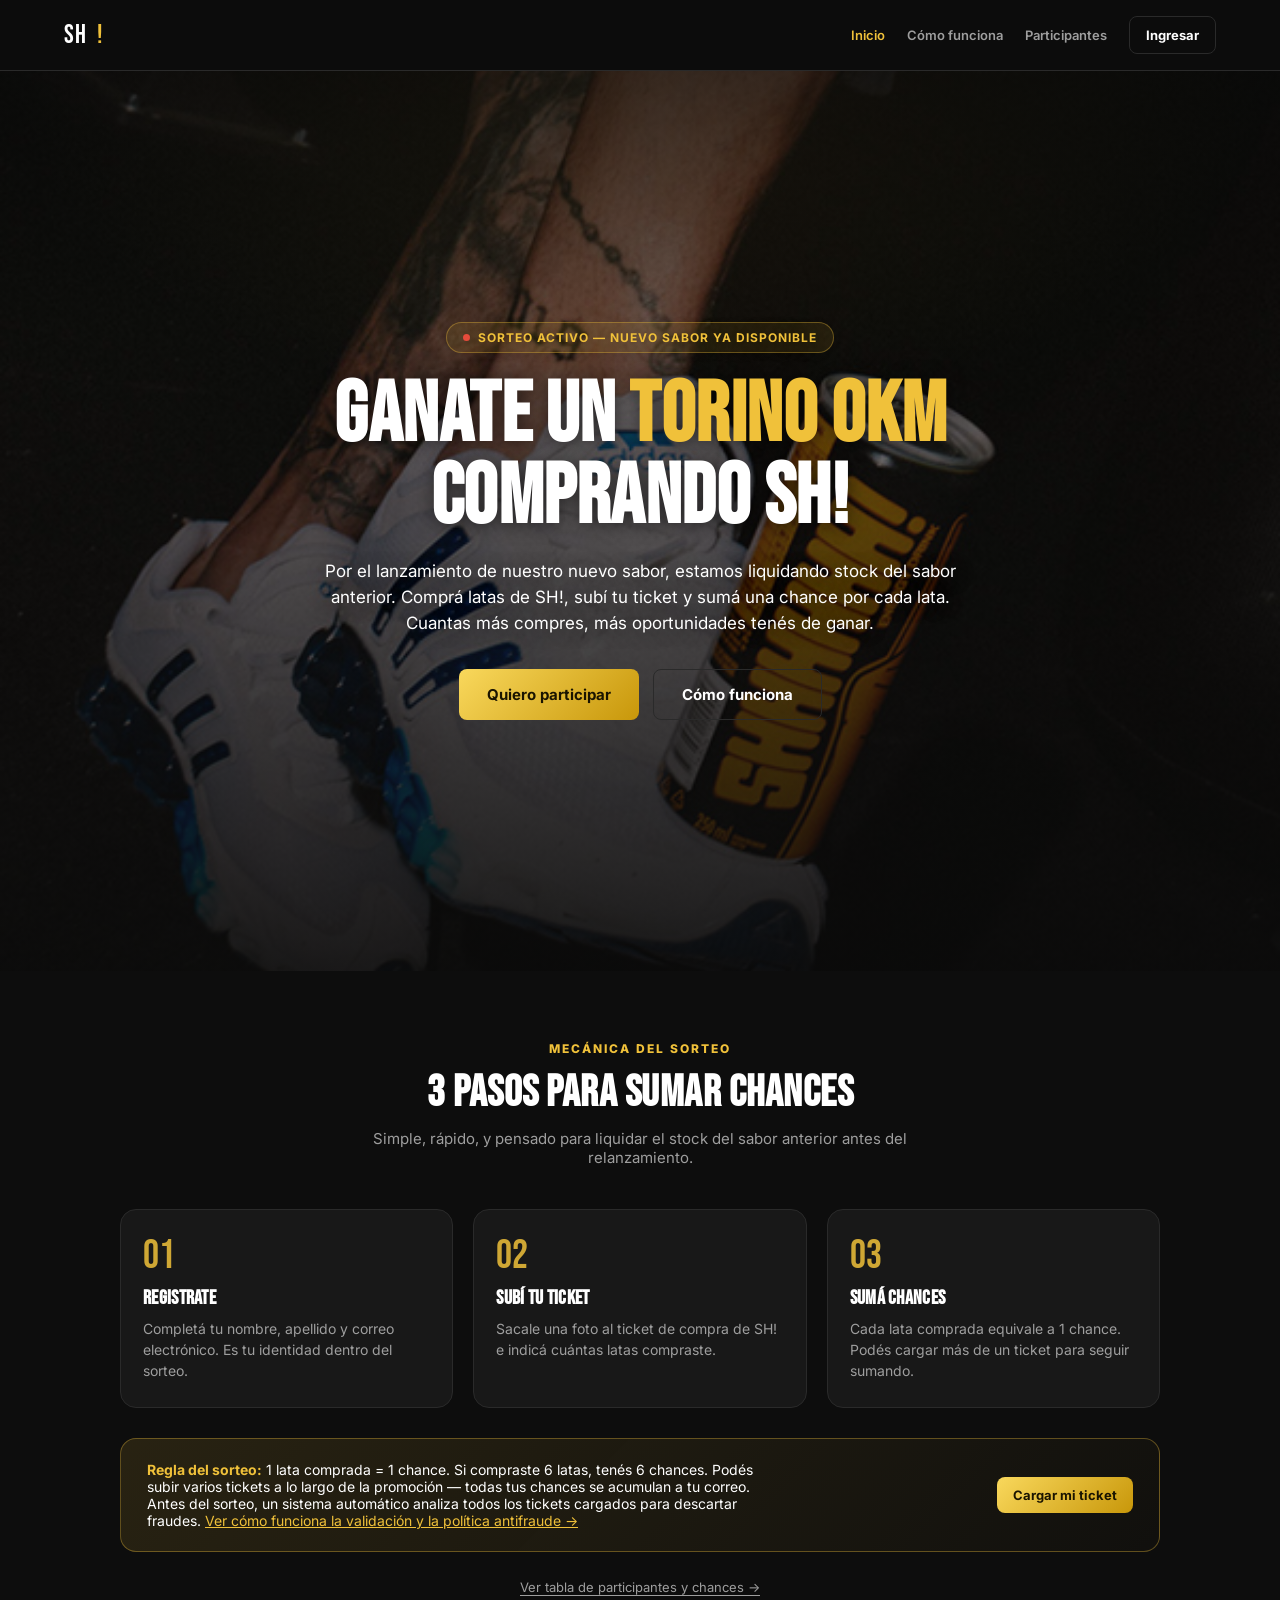
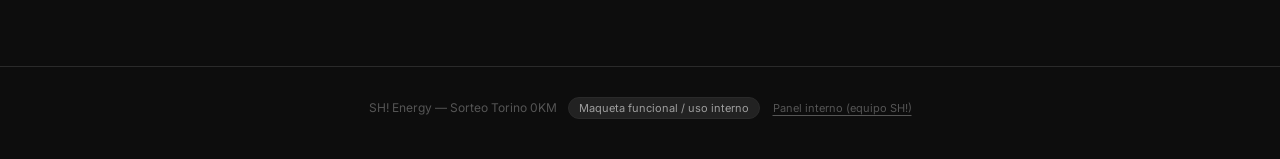
<file: APP/index.html>
<!DOCTYPE html>
<html lang="es-AR">
<head>
<meta charset="UTF-8" />
<meta name="viewport" content="width=device-width, initial-scale=1.0" />
<title>SH! Energy — Sorteo Torino 0KM</title>
<link rel="preconnect" href="https://fonts.googleapis.com" />
<link rel="preconnect" href="https://fonts.gstatic.com" crossorigin />
<link href="https://fonts.googleapis.com/css2?family=Inter:wght@300;400;500;600;700;800;900&family=Bebas+Neue&display=swap" rel="stylesheet" />
<link rel="stylesheet" href="style.css" />
</head>
<body>

<header class="topbar">
  <div class="brand">SH<span class="dot">!</span></div>
  <nav class="nav-links">
    <a class="nav-link active" href="index.html">Inicio</a>
    <a class="nav-link" href="como-funciona.html">Cómo funciona</a>
    <a class="nav-link" href="participantes.html">Participantes</a>
    <button class="btn btn-ghost btn-sm" id="btn-lookup">Ingresar</button>
  </nav>
</header>

<!-- ============ HERO ============ -->
<section class="hero">
  <video class="hero-video-bg" src="assets/HEROVIDEO.mp4" poster="assets/hero-sh.jpg" autoplay muted loop playsinline aria-hidden="true"></video>
  <div class="hero-video-overlay"></div>

  <div class="hero-content">
    <div class="pill"><span class="live-dot"></span> Sorteo activo — nuevo sabor ya disponible</div>
    <h1>GANATE UN <span class="gold">TORINO 0KM</span><br/>COMPRANDO SH!</h1>
    <p class="hero-sub">
      Por el lanzamiento de nuestro nuevo sabor, estamos liquidando stock del sabor anterior.
      Comprá latas de SH!, subí tu ticket y sumá una chance por cada lata. Cuantas más
      compres, más oportunidades tenés de ganar.
    </p>
    <div class="hero-cta-row">
      <button class="btn btn-primary" id="btn-cta-start">Quiero participar</button>
      <button class="btn btn-ghost" id="btn-cta-how">Cómo funciona</button>
    </div>
  </div>
</section>

<!-- ============ CÓMO FUNCIONA ============ -->
<section class="section" id="como-funciona">
  <div class="section-kicker">Mecánica del sorteo</div>
  <h2 class="section-title">3 pasos para sumar chances</h2>
  <p class="section-sub">Simple, rápido, y pensado para liquidar el stock del sabor anterior antes del relanzamiento.</p>

  <div class="steps-grid">
    <div class="step-card">
      <div class="step-num">01</div>
      <h3>Registrate</h3>
      <p>Completá tu nombre, apellido y correo electrónico. Es tu identidad dentro del sorteo.</p>
    </div>
    <div class="step-card">
      <div class="step-num">02</div>
      <h3>Subí tu ticket</h3>
      <p>Sacale una foto al ticket de compra de SH! e indicá cuántas latas compraste.</p>
    </div>
    <div class="step-card">
      <div class="step-num">03</div>
      <h3>Sumá chances</h3>
      <p>Cada lata comprada equivale a 1 chance. Podés cargar más de un ticket para seguir sumando.</p>
    </div>
  </div>

  <div class="chance-banner">
    <div class="cb-text">
      <b>Regla del sorteo:</b> 1 lata comprada = 1 chance. Si compraste 6 latas, tenés 6 chances.
      Podés subir varios tickets a lo largo de la promoción — todas tus chances se acumulan a tu correo.
      Antes del sorteo, un sistema automático analiza todos los tickets cargados para descartar fraudes.
      <a href="como-funciona.html" style="color: var(--gold);">Ver cómo funciona la validación y la política antifraude →</a>
    </div>
    <button class="btn btn-primary btn-sm" id="btn-cta-banner">Cargar mi ticket</button>
  </div>
  <div style="text-align:center; margin-top:24px;">
    <a href="participantes.html" class="link-btn">Ver tabla de participantes y chances →</a>
  </div>
</section>

<!-- ============ WIZARD ============ -->
<section class="wizard-wrap hidden" id="wizard-section">
  <div class="wizard-card">

    <div class="progress-track">
      <div class="progress-seg active" data-seg="1"></div>
      <div class="progress-seg" data-seg="2"></div>
      <div class="progress-seg" data-seg="3"></div>
      <div class="progress-seg" data-seg="4"></div>
    </div>

    <!-- Paso 1: datos -->
    <form id="step-1" class="wizard-step">
      <div class="wizard-step-label">Paso 1 de 4</div>
      <h2 class="wizard-title">Tus datos</h2>
      <p class="wizard-desc">Los vamos a usar para identificarte en el sorteo y avisarte si sos el ganador o ganadora.</p>

      <div class="field-row">
        <div class="field" id="field-nombre">
          <label for="inp-nombre">Nombre</label>
          <input type="text" id="inp-nombre" placeholder="Ej: Valentina" autocomplete="given-name" />
          <div class="field-error">Ingresá tu nombre.</div>
        </div>
        <div class="field" id="field-apellido">
          <label for="inp-apellido">Apellido</label>
          <input type="text" id="inp-apellido" placeholder="Ej: Gómez" autocomplete="family-name" />
          <div class="field-error">Ingresá tu apellido.</div>
        </div>
      </div>

      <div class="field" id="field-email">
        <label for="inp-email">Correo electrónico</label>
        <input type="email" id="inp-email" placeholder="tu@email.com" autocomplete="email" />
        <div class="field-error">Ingresá un correo electrónico válido.</div>
      </div>

      <div class="wizard-actions">
        <button type="submit" class="btn btn-primary btn-block">Continuar</button>
      </div>
    </form>

    <!-- Paso 2: ticket -->
    <form id="step-2" class="wizard-step hidden">
      <div class="wizard-step-label">Paso 2 de 4</div>
      <h2 class="wizard-title">Tu ticket de compra</h2>
      <p class="wizard-desc">Subí una foto legible del ticket y contanos cuántas latas de SH! compraste en esa compra.</p>

      <div class="field" id="field-foto">
        <label>Foto del ticket</label>
        <label class="upload-box" id="upload-box">
          <input type="file" id="inp-foto" accept="image/*" />
          <div class="upload-icon">📎</div>
          <div class="upload-text"><b>Hacé clic</b> o arrastrá una imagen del ticket</div>
        </label>
        <div class="upload-preview hidden" id="upload-preview">
          <img id="upload-preview-img" alt="Ticket subido" />
          <div class="upf-name" id="upload-preview-name"></div>
          <button type="button" class="upf-remove" id="upload-remove">✕</button>
        </div>
        <div class="field-error">Subí una foto del ticket para continuar.</div>
      </div>

      <div class="field" id="field-latas">
        <label for="inp-latas">¿Cuántas latas compraste?</label>
        <div class="qty-control">
          <button type="button" class="qty-btn" id="qty-minus">−</button>
          <input type="number" id="inp-latas" min="1" step="1" value="1" />
          <button type="button" class="qty-btn" id="qty-plus">+</button>
        </div>
        <div class="field-error">Ingresá una cantidad válida (mínimo 1).</div>
      </div>

      <div class="live-chance">
        <div class="lc-label">Chances que sumás con este ticket</div>
        <div class="lc-value" id="live-chance-value">1</div>
      </div>

      <div class="wizard-actions">
        <button type="button" class="btn btn-ghost" id="btn-back-1">Atrás</button>
        <button type="submit" class="btn btn-primary btn-block">Continuar</button>
      </div>
    </form>

    <!-- Paso 3: guardado -->
    <div class="wizard-step hidden" id="step-2b">
      <div class="wizard-step-label">Paso 3 de 4</div>
      <h2 class="wizard-title">Guardando tu ticket</h2>
      <p class="wizard-desc">El análisis y la validación de los tickets se hacen antes del sorteo, sobre el total de participaciones cargadas — por ahora solo guardamos tu ticket y tus chances quedan provisorias.</p>
      <div class="validating-wrap">
        <div class="spinner"></div>
        <div class="validating-steps">
          <div class="vstep" data-vstep="1"><span class="vs-dot">1</span> Guardando la foto del ticket</div>
          <div class="vstep" data-vstep="2"><span class="vs-dot">2</span> Registrando la cantidad de latas</div>
          <div class="vstep" data-vstep="3"><span class="vs-dot">3</span> Sumando chances provisorias</div>
        </div>
      </div>
    </div>

    <!-- Paso 4: confirmación -->
    <div class="wizard-step hidden" id="step-3">
      <div class="wizard-step-label">Paso 4 de 4</div>
      <div class="success-wrap">
        <div class="success-icon">🎉</div>
        <h2 class="wizard-title">¡Listo, ya estás participando!</h2>
        <p class="wizard-desc" id="step3-desc">Guardamos tu ticket y sumamos tus chances para el sorteo del Torino 0KM.</p>

        <div class="chance-big" id="chance-big-value">1</div>
        <div class="chance-big-label">chances provisorias acumuladas</div>

        <div class="summary-box" id="summary-box"></div>

        <div class="wizard-actions">
          <button class="btn btn-ghost btn-block" id="btn-add-another">Cargar otro ticket</button>
          <button class="btn btn-primary btn-block" id="btn-finish">Listo</button>
        </div>
        <p class="terms-line">
          Demo funcional para revisión interna del equipo SH!. En producción, el análisis de tickets
          (legibilidad, duplicados, antifraude) se ejecuta antes del sorteo sobre el total de participaciones
          cargadas, no al momento de subir cada ticket.
        </p>
      </div>
    </div>

  </div>
</section>

<!-- ============ LOOKUP MODAL ============ -->
<div class="modal-overlay hidden" id="lookup-modal">
  <div class="modal-box">
    <h2 class="wizard-title">Ingresar</h2>
    <p class="wizard-desc">Ingresá el correo con el que te registraste para ver tus chances y tu ID de participante.</p>
    <div class="field" id="field-lookup-email">
      <input type="email" id="inp-lookup-email" placeholder="tu@email.com" />
      <div class="field-error">Ingresá un correo válido.</div>
    </div>
    <button class="btn btn-primary btn-block" id="btn-lookup-search">Buscar</button>
    <div class="lookup-result" id="lookup-result"></div>
    <div class="modal-close">
      <button class="btn btn-ghost btn-sm" id="btn-lookup-close">Cerrar</button>
    </div>
  </div>
</div>

<!-- ============ TICKET PREVIEW MODAL ============ -->
<div class="modal-overlay hidden" id="ticket-preview-modal">
  <div class="modal-box">
    <img id="ticket-preview-img" alt="Ticket" />
    <div id="ticket-preview-info" class="wizard-desc" style="margin-bottom:10px;"></div>
    <div class="modal-close">
      <button class="btn btn-ghost btn-sm" id="ticket-preview-close">Cerrar</button>
    </div>
  </div>
</div>

<footer class="demo-footer">
  SH! Energy — Sorteo Torino 0KM <span class="demo-tag">Maqueta funcional / uso interno</span>
  <a class="footer-admin-link" href="admin.html">Panel interno (equipo SH!)</a>
</footer>

<script src="app.js"></script>
<script>
(function () {
  const wizardSection = document.getElementById('wizard-section');
  const step1 = document.getElementById('step-1');
  const step2 = document.getElementById('step-2');
  const step2b = document.getElementById('step-2b');
  const step3 = document.getElementById('step-3');
  const wizardSteps = [step1, step2, step2b, step3];
  const segs = document.querySelectorAll('.progress-seg');

  let draft = { nombre: '', apellido: '', email: '', latas: 1, fotoDataUrl: null, fotoNombre: null };

  function scrollToWizard() {
    wizardSection.classList.remove('hidden');
    wizardSection.scrollIntoView({ behavior: 'smooth', block: 'start' });
  }

  document.getElementById('btn-cta-start').addEventListener('click', scrollToWizard);
  document.getElementById('btn-cta-banner').addEventListener('click', scrollToWizard);
  document.getElementById('btn-cta-how').addEventListener('click', () => {
    document.getElementById('como-funciona').scrollIntoView({ behavior: 'smooth' });
  });

  function goToStep(n) {
    wizardSteps.forEach((el, i) => el.classList.toggle('hidden', i !== n - 1));
    segs.forEach((seg) => {
      const segNum = Number(seg.dataset.seg);
      seg.classList.toggle('active', segNum === n);
      seg.classList.toggle('done', segNum < n);
    });
  }

  function runValidationAnimation(onDone) {
    const vsteps = step2b.querySelectorAll('.vstep');
    vsteps.forEach((v) => v.classList.remove('active', 'done'));
    let i = 0;
    function tick() {
      if (i > 0) vsteps[i - 1].classList.remove('active');
      if (i > 0) vsteps[i - 1].classList.add('done');
      if (i >= vsteps.length) { onDone(); return; }
      vsteps[i].classList.add('active');
      i++;
      setTimeout(tick, 480);
    }
    tick();
  }

  function setFieldError(fieldId, isInvalid) {
    document.getElementById(fieldId).classList.toggle('invalid', isInvalid);
  }

  // ---- Paso 1 ----
  step1.addEventListener('submit', (e) => {
    e.preventDefault();
    const nombre = document.getElementById('inp-nombre').value;
    const apellido = document.getElementById('inp-apellido').value;
    const email = document.getElementById('inp-email').value;

    const nombreOk = nombre.trim().length > 0;
    const apellidoOk = apellido.trim().length > 0;
    const emailOk = SH.validEmail(email);

    setFieldError('field-nombre', !nombreOk);
    setFieldError('field-apellido', !apellidoOk);
    setFieldError('field-email', !emailOk);

    if (!nombreOk || !apellidoOk || !emailOk) return;

    draft.nombre = nombre;
    draft.apellido = apellido;
    draft.email = email;
    goToStep(2);
  });

  // ---- Paso 2 ----
  const inpFoto = document.getElementById('inp-foto');
  const uploadBox = document.getElementById('upload-box');
  const uploadPreview = document.getElementById('upload-preview');
  const uploadPreviewImg = document.getElementById('upload-preview-img');
  const uploadPreviewName = document.getElementById('upload-preview-name');
  const inpLatas = document.getElementById('inp-latas');
  const liveChanceValue = document.getElementById('live-chance-value');

  async function handleFoto(file) {
    if (!file) return;
    const dataUrl = await SH.fileToDataUrl(file);
    draft.fotoDataUrl = dataUrl;
    draft.fotoNombre = file.name;
    uploadPreviewImg.src = dataUrl;
    uploadPreviewName.textContent = file.name;
    uploadPreview.classList.remove('hidden');
    uploadBox.classList.add('hidden');
    setFieldError('field-foto', false);
  }

  inpFoto.addEventListener('change', (e) => handleFoto(e.target.files[0]));

  document.getElementById('upload-remove').addEventListener('click', () => {
    draft.fotoDataUrl = null;
    draft.fotoNombre = null;
    inpFoto.value = '';
    uploadPreview.classList.add('hidden');
    uploadBox.classList.remove('hidden');
  });

  function updateLiveChance() {
    const val = Math.max(1, parseInt(inpLatas.value || '1', 10) || 1);
    liveChanceValue.textContent = val;
  }
  inpLatas.addEventListener('input', updateLiveChance);
  document.getElementById('qty-minus').addEventListener('click', () => {
    inpLatas.value = Math.max(1, (parseInt(inpLatas.value || '1', 10) || 1) - 1);
    updateLiveChance();
  });
  document.getElementById('qty-plus').addEventListener('click', () => {
    inpLatas.value = Math.max(1, (parseInt(inpLatas.value || '1', 10) || 1) + 1);
    updateLiveChance();
  });

  document.getElementById('btn-back-1').addEventListener('click', () => goToStep(1));

  step2.addEventListener('submit', (e) => {
    e.preventDefault();
    const latas = parseInt(inpLatas.value || '0', 10);
    const latasOk = latas >= 1;
    const fotoOk = !!draft.fotoDataUrl;

    setFieldError('field-latas', !latasOk);
    setFieldError('field-foto', !fotoOk);

    if (!latasOk || !fotoOk) return;

    draft.latas = latas;
    goToStep(3);

    runValidationAnimation(() => {
      const entry = SH.addEntry(draft);
      const participants = SH.getParticipants();
      const me = participants.find((p) => p.email === draft.email.trim().toLowerCase());

      document.getElementById('chance-big-value').textContent = me.totalChances;
      document.getElementById('step3-desc').textContent =
        `Guardamos tu ticket de ${draft.latas} lata(s). En total acumulaste ${me.totalChances} chance(s) provisorias para el sorteo del Torino 0KM. El análisis final se hace antes del sorteo.`;

      document.getElementById('summary-box').innerHTML = `
        <div class="summary-row"><span>Nombre</span><b>${escapeHtml(draft.nombre)} ${escapeHtml(draft.apellido)}</b></div>
        <div class="summary-row"><span>Tu ID de participante</span><b><span class="id-chip">${escapeHtml(me.publicId)}</span></b></div>
        <div class="summary-row"><span>Tickets cargados</span><b>${me.tickets.length}</b></div>
        <div class="summary-row"><span>Latas totales</span><b>${me.totalLatas}</b></div>
        <div class="summary-row"><span>Estado del ticket</span><b><span class="status-badge pending">⏳ Pendiente de análisis</span></b></div>
      `;

      goToStep(4);
      SH.showToast('¡Ticket cargado con éxito!');
    });
  });

  document.getElementById('btn-add-another').addEventListener('click', () => {
    inpFoto.value = '';
    draft.fotoDataUrl = null;
    draft.fotoNombre = null;
    inpLatas.value = 1;
    updateLiveChance();
    uploadPreview.classList.add('hidden');
    uploadBox.classList.remove('hidden');
    goToStep(2);
  });

  document.getElementById('btn-finish').addEventListener('click', () => {
    wizardSection.classList.add('hidden');
    window.scrollTo({ top: 0, behavior: 'smooth' });
    goToStep(1);
    step1.reset();
    step2.reset();
  });

  function escapeHtml(str) {
    const div = document.createElement('div');
    div.textContent = str;
    return div.innerHTML;
  }

  function fmtDate(iso) {
    const d = new Date(iso);
    return d.toLocaleDateString('es-AR', { day: '2-digit', month: '2-digit', year: 'numeric' }) +
      ' ' + d.toLocaleTimeString('es-AR', { hour: '2-digit', minute: '2-digit' });
  }

  // ---- Ticket preview modal ----
  const ticketPreviewModal = document.getElementById('ticket-preview-modal');
  document.getElementById('ticket-preview-close').addEventListener('click', () => {
    ticketPreviewModal.classList.add('hidden');
  });

  // ---- Lookup modal (cuenta del participante) ----
  const lookupModal = document.getElementById('lookup-modal');
  document.getElementById('btn-lookup').addEventListener('click', () => {
    lookupModal.classList.remove('hidden');
  });
  document.getElementById('btn-lookup-close').addEventListener('click', () => {
    lookupModal.classList.add('hidden');
  });

  function startAddTicketFlow(me) {
    draft.nombre = me.nombre;
    draft.apellido = me.apellido;
    draft.email = me.email;
    draft.fotoDataUrl = null;
    draft.fotoNombre = null;
    inpFoto.value = '';
    inpLatas.value = 1;
    updateLiveChance();
    uploadPreview.classList.add('hidden');
    uploadBox.classList.remove('hidden');

    lookupModal.classList.add('hidden');
    scrollToWizard();
    goToStep(2);
  }

  function renderAccountResult(me) {
    const resultEl = document.getElementById('lookup-result');
    const ticketsHtml = me.tickets.length > 0
      ? me.tickets.slice().reverse().map((t) => `
          <div class="ticket-row">
            ${t.fotoDataUrl ? `<img class="ticket-row-thumb" src="${t.fotoDataUrl}" data-ticket-id="${t.id}" alt="Ticket" />` : ''}
            <div class="ticket-row-info">
              <div class="ticket-row-latas">${t.latas} lata(s) · ${SH.chancesForEntry(t)} chance(s)</div>
              <div class="ticket-row-date">${fmtDate(t.fecha)}</div>
            </div>
          </div>
        `).join('')
      : `<div class="account-tickets-empty">Todavía no cargaste ningún ticket.</div>`;

    resultEl.innerHTML = `
      <div class="summary-box">
        <div class="summary-row"><span>Participante</span><b>${escapeHtml(me.nombre)} ${escapeHtml(me.apellido)}</b></div>
        <div class="summary-row"><span>Tu ID de participante</span><b><span class="id-chip">${escapeHtml(me.publicId)}</span></b></div>
        <div class="summary-row"><span>Latas totales</span><b>${me.totalLatas}</b></div>
        <div class="summary-row"><span>Chances provisorias</span><b>${me.totalChances}</b></div>
        <div class="summary-row"><span>Estado</span><b>${me.eliminado ? '<span class="status-badge bad">✕ Eliminado por fraude</span>' : '<span class="status-badge pending">⏳ Pendiente de análisis</span>'}</b></div>
      </div>

      <div class="account-tickets-head">
        <span>Tus tickets cargados (${me.tickets.length})</span>
      </div>
      <div class="account-tickets">${ticketsHtml}</div>

      <div class="wizard-actions" style="margin-top:18px;">
        <button class="btn btn-primary btn-block" id="btn-account-add-ticket">+ Cargar otro ticket</button>
      </div>

      <p class="terms-line">Buscá tu nombre y este ID en la <a href="participantes.html" style="color: var(--gold);">tabla pública de participantes</a> para ver tu posición en el ranking.</p>
    `;

    resultEl.querySelectorAll('.ticket-row-thumb').forEach((img) => {
      img.addEventListener('click', () => {
        const entry = me.tickets.find((t) => t.id === img.dataset.ticketId);
        if (!entry) return;
        document.getElementById('ticket-preview-img').src = entry.fotoDataUrl;
        document.getElementById('ticket-preview-info').innerHTML =
          `<b>${entry.latas} lata(s)</b> — ${fmtDate(entry.fecha)}`;
        ticketPreviewModal.classList.remove('hidden');
      });
    });

    document.getElementById('btn-account-add-ticket').addEventListener('click', () => startAddTicketFlow(me));
  }

  document.getElementById('btn-lookup-search').addEventListener('click', () => {
    const email = document.getElementById('inp-lookup-email').value;
    const ok = SH.validEmail(email);
    setFieldError('field-lookup-email', !ok);
    if (!ok) return;

    const participants = SH.getParticipants();
    const me = participants.find((p) => p.email === email.trim().toLowerCase());
    const resultEl = document.getElementById('lookup-result');

    if (!me) {
      resultEl.innerHTML = `<p class="wizard-desc">No encontramos participaciones con ese correo todavía.</p>`;
      return;
    }

    renderAccountResult(me);
  });
})();
</script>
</body>
</html>
</file>
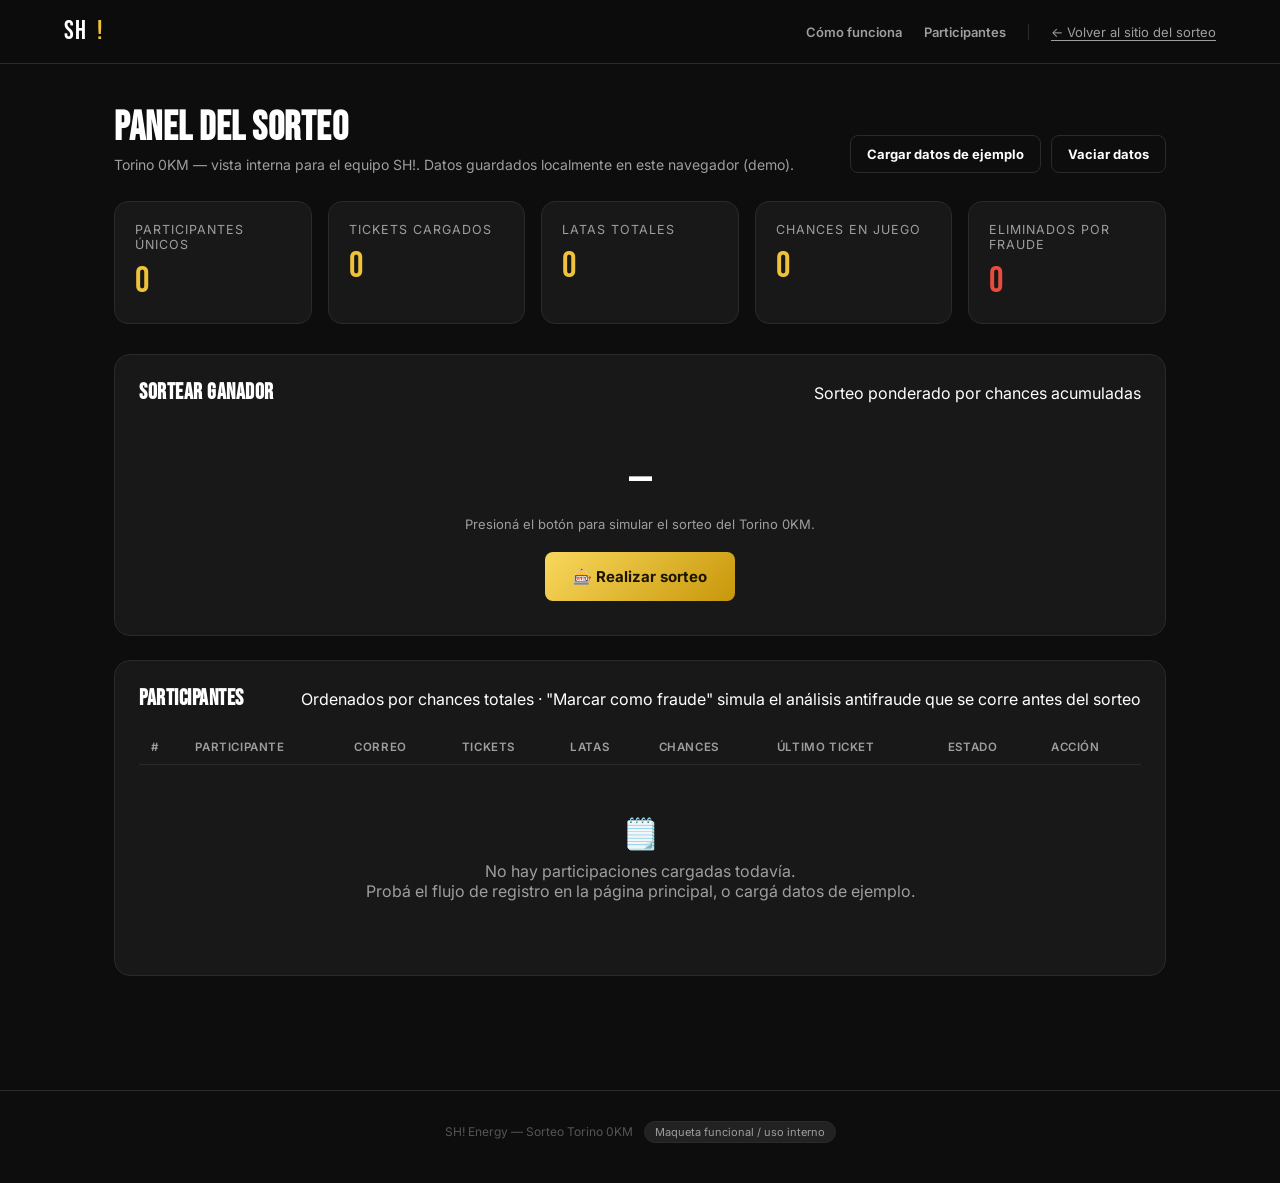
<file: APP/admin.html>
<!DOCTYPE html>
<html lang="es-AR">
<head>
<meta charset="UTF-8" />
<meta name="viewport" content="width=device-width, initial-scale=1.0" />
<title>SH! — Panel del Sorteo (interno)</title>
<link rel="preconnect" href="https://fonts.googleapis.com" />
<link rel="preconnect" href="https://fonts.gstatic.com" crossorigin />
<link href="https://fonts.googleapis.com/css2?family=Inter:wght@300;400;500;600;700;800;900&family=Bebas+Neue&display=swap" rel="stylesheet" />
<link rel="stylesheet" href="style.css" />
</head>
<body>

<header class="topbar">
  <div class="brand">SH<span class="dot">!</span></div>
  <nav class="nav-links">
    <a class="nav-link" href="como-funciona.html">Cómo funciona</a>
    <a class="nav-link" href="participantes.html">Participantes</a>
    <span class="nav-sep"></span>
    <a class="link-btn" href="index.html">← Volver al sitio del sorteo</a>
  </nav>
</header>

<div class="admin-wrap">
  <div class="admin-header">
    <div>
      <h1>Panel del sorteo</h1>
      <p>Torino 0KM — vista interna para el equipo SH!. Datos guardados localmente en este navegador (demo).</p>
    </div>
    <div style="display:flex; gap:10px; flex-wrap:wrap;">
      <button class="btn btn-ghost btn-sm" id="btn-seed">Cargar datos de ejemplo</button>
      <button class="btn btn-ghost btn-sm" id="btn-reset">Vaciar datos</button>
    </div>
  </div>

  <div class="stat-grid">
    <div class="stat-card">
      <div class="stat-label">Participantes únicos</div>
      <div class="stat-value" id="stat-participantes">0</div>
    </div>
    <div class="stat-card">
      <div class="stat-label">Tickets cargados</div>
      <div class="stat-value" id="stat-tickets">0</div>
    </div>
    <div class="stat-card">
      <div class="stat-label">Latas totales</div>
      <div class="stat-value" id="stat-latas">0</div>
    </div>
    <div class="stat-card">
      <div class="stat-label">Chances en juego</div>
      <div class="stat-value" id="stat-chances">0</div>
    </div>
    <div class="stat-card">
      <div class="stat-label">Eliminados por fraude</div>
      <div class="stat-value" id="stat-eliminados" style="color: var(--bad);">0</div>
    </div>
  </div>

  <div class="admin-panel">
    <div class="admin-panel-head">
      <h2>Sortear ganador</h2>
      <span class="car-desc">Sorteo ponderado por chances acumuladas</span>
    </div>
    <div class="draw-stage">
      <div class="draw-wheel-name" id="draw-name">—</div>
      <div class="draw-wheel-sub" id="draw-sub">Presioná el botón para simular el sorteo del Torino 0KM.</div>
      <div style="margin-top:20px;">
        <button class="btn btn-primary" id="btn-draw">🎰 Realizar sorteo</button>
      </div>
      <div id="winner-banner-wrap"></div>
    </div>
  </div>

  <div class="admin-panel">
    <div class="admin-panel-head">
      <h2>Participantes</h2>
      <span class="car-desc" id="table-sub">Ordenados por chances totales · "Marcar como fraude" simula el análisis antifraude que se corre antes del sorteo</span>
    </div>
    <div class="table-wrap">
      <table>
        <thead>
          <tr>
            <th>#</th>
            <th>Participante</th>
            <th>Correo</th>
            <th>Tickets</th>
            <th>Latas</th>
            <th>Chances</th>
            <th>Último ticket</th>
            <th>Estado</th>
            <th>Acción</th>
          </tr>
        </thead>
        <tbody id="participants-tbody"></tbody>
      </table>
      <div class="empty-state hidden" id="empty-state">
        <div class="ei">🗒️</div>
        No hay participaciones cargadas todavía.<br/>
        Probá el flujo de registro en la página principal, o cargá datos de ejemplo.
      </div>
    </div>
  </div>
</div>

<div class="modal-overlay hidden" id="ticket-modal">
  <div class="modal-box">
    <img id="ticket-modal-img" alt="Ticket" />
    <div id="ticket-modal-info" class="wizard-desc" style="margin-bottom:10px;"></div>
    <div class="modal-close">
      <button class="btn btn-ghost btn-sm" id="ticket-modal-close">Cerrar</button>
    </div>
  </div>
</div>

<footer class="demo-footer">
  SH! Energy — Sorteo Torino 0KM <span class="demo-tag">Maqueta funcional / uso interno</span>
</footer>

<script src="app.js"></script>
<script>
(function () {
  const SEED_NAMES = [
    ['Valentina', 'Ríos'], ['Bruno', 'Fernández'], ['Romina', 'Suárez'],
    ['Tomás', 'Alegre'], ['Camila', 'Ibáñez'], ['Lautaro', 'Correa'],
    ['Micaela', 'Paz'], ['Franco', 'Molina'],
  ];

  function fmtDate(iso) {
    const d = new Date(iso);
    return d.toLocaleDateString('es-AR', { day: '2-digit', month: '2-digit', year: 'numeric' }) +
      ' ' + d.toLocaleTimeString('es-AR', { hour: '2-digit', minute: '2-digit' });
  }

  function escapeHtml(str) {
    const div = document.createElement('div');
    div.textContent = str;
    return div.innerHTML;
  }

  function placeholderTicketDataUrl(label) {
    const svg = `<svg xmlns="http://www.w3.org/2000/svg" width="300" height="400">
      <rect width="300" height="400" fill="#F0C13A"/>
      <rect x="24" y="30" width="252" height="340" fill="#FFFDF6" stroke="#C8970A" stroke-width="3"/>
      <g fill="#C8970A">
        <rect x="48" y="60" width="204" height="10"/>
        <rect x="48" y="86" width="150" height="8"/>
        <rect x="48" y="110" width="180" height="8"/>
        <rect x="48" y="134" width="130" height="8"/>
        <rect x="48" y="168" width="204" height="8"/>
        <rect x="48" y="190" width="204" height="8"/>
        <rect x="48" y="212" width="204" height="8"/>
      </g>
      <text x="150" y="290" fill="#1a1400" font-family="Arial" font-weight="bold" font-size="20" text-anchor="middle">🧾</text>
      <text x="150" y="330" fill="#1a1400" font-family="Arial" font-weight="bold" font-size="15" text-anchor="middle">${label}</text>
    </svg>`;
    return 'data:image/svg+xml;base64,' + btoa(unescape(encodeURIComponent(svg)));
  }

  function seedData() {
    SEED_NAMES.forEach(([nombre, apellido], i) => {
      const tickets = 1 + (i % 3);
      for (let t = 0; t < tickets; t++) {
        SH.addEntry({
          nombre,
          apellido,
          email: `${nombre}.${apellido}`.toLowerCase().replace(/\s+/g, '') + '@ejemplo.com',
          latas: 1 + Math.floor(Math.random() * 8),
          fotoDataUrl: placeholderTicketDataUrl('Ticket de ejemplo'),
          fotoNombre: `ticket_ejemplo_${i}_${t}.jpg`,
        });
      }
    });
    render();
    SH.showToast('Datos de ejemplo cargados.');
  }

  function render() {
    const stats = SH.getStats();
    document.getElementById('stat-participantes').textContent = stats.totalParticipantes;
    document.getElementById('stat-tickets').textContent = stats.totalTickets;
    document.getElementById('stat-latas').textContent = stats.totalLatas;
    document.getElementById('stat-chances').textContent = stats.totalChances;
    document.getElementById('stat-eliminados').textContent = stats.totalEliminados;

    const participants = SH.getParticipants();
    const tbody = document.getElementById('participants-tbody');
    const emptyState = document.getElementById('empty-state');

    if (participants.length === 0) {
      tbody.innerHTML = '';
      emptyState.classList.remove('hidden');
      return;
    }
    emptyState.classList.add('hidden');

    tbody.innerHTML = participants.map((p, idx) => {
      const rank = idx + 1;
      const lastTicket = p.tickets[p.tickets.length - 1];
      const thumb = lastTicket && lastTicket.fotoDataUrl
        ? `<img class="thumb-btn" src="${lastTicket.fotoDataUrl}" data-ticket-id="${lastTicket.id}" alt="Ticket" />`
        : '—';
      const estadoBadge = p.eliminado
        ? `<span class="status-badge bad">✕ Eliminado</span>`
        : `<span class="status-badge ok">✓ Activo</span>`;
      const accionBtn = p.eliminado
        ? `<button class="fraud-btn undo" data-email="${escapeHtml(p.email)}" data-action="unmark">Reincorporar</button>`
        : `<button class="fraud-btn" data-email="${escapeHtml(p.email)}" data-action="mark">Marcar como fraude</button>`;
      return `
        <tr class="${p.eliminado ? 'row-eliminado' : ''}">
          <td><span class="rank-badge ${rank <= 3 && !p.eliminado ? 'top' : ''}">${rank}</span></td>
          <td>${escapeHtml(p.nombre)} ${escapeHtml(p.apellido)}</td>
          <td>${escapeHtml(p.email)}<br/><span class="id-chip" style="margin-top:4px;">${escapeHtml(p.publicId)}</span></td>
          <td>${p.tickets.length}</td>
          <td>${p.totalLatas}</td>
          <td><span class="chances-pill">${p.totalChances}</span></td>
          <td>${thumb}</td>
          <td>${estadoBadge}</td>
          <td>${accionBtn}</td>
        </tr>
      `;
    }).join('');

    tbody.querySelectorAll('.thumb-btn').forEach((img) => {
      img.addEventListener('click', () => {
        const id = img.dataset.ticketId;
        const entry = SH.loadEntries().find((e) => e.id === id);
        if (!entry) return;
        document.getElementById('ticket-modal-img').src = entry.fotoDataUrl;
        document.getElementById('ticket-modal-info').innerHTML =
          `<b>${escapeHtml(entry.nombre)} ${escapeHtml(entry.apellido)}</b> — ${entry.latas} lata(s) — ${fmtDate(entry.fecha)}`;
        document.getElementById('ticket-modal').classList.remove('hidden');
      });
    });

    tbody.querySelectorAll('.fraud-btn').forEach((btn) => {
      btn.addEventListener('click', () => {
        const email = btn.dataset.email;
        if (btn.dataset.action === 'mark') {
          if (!confirm(`¿Marcar a ${email} como fraude? Se lo elimina del sorteo y pierde todas sus chances.`)) return;
          SH.markFraude(email);
          SH.showToast('Participante eliminado por fraude.');
        } else {
          SH.unmarkFraude(email);
          SH.showToast('Participante reincorporado al sorteo.');
        }
        render();
      });
    });
  }

  document.getElementById('ticket-modal-close').addEventListener('click', () => {
    document.getElementById('ticket-modal').classList.add('hidden');
  });

  document.getElementById('btn-seed').addEventListener('click', seedData);

  document.getElementById('btn-reset').addEventListener('click', () => {
    if (!confirm('¿Vaciar todas las participaciones cargadas en esta demo?')) return;
    SH.clearAll();
    document.getElementById('draw-name').textContent = '—';
    document.getElementById('draw-sub').textContent = 'Presioná el botón para simular el sorteo del Torino 0KM.';
    document.getElementById('winner-banner-wrap').innerHTML = '';
    render();
    SH.showToast('Datos vaciados.');
  });

  // ---- Sorteo ----
  function launchConfetti() {
    const colors = ['#F0C13A', '#F9D85C', '#C8970A', '#FFFFFF'];
    for (let i = 0; i < 60; i++) {
      const piece = document.createElement('div');
      piece.className = 'confetti-piece';
      piece.style.left = Math.random() * 100 + 'vw';
      piece.style.background = colors[Math.floor(Math.random() * colors.length)];
      piece.style.animation = `confetti-fall ${2 + Math.random() * 1.5}s linear forwards`;
      piece.style.transform = `rotate(${Math.random() * 360}deg)`;
      document.body.appendChild(piece);
      setTimeout(() => piece.remove(), 3600);
    }
  }

  const styleTag = document.createElement('style');
  styleTag.textContent = `
    @keyframes confetti-fall {
      to { transform: translateY(105vh) rotate(400deg); }
    }
  `;
  document.head.appendChild(styleTag);

  document.getElementById('btn-draw').addEventListener('click', () => {
    const participants = SH.getParticipants().filter((p) => !p.eliminado && p.totalChances > 0);
    const drawNameEl = document.getElementById('draw-name');
    const drawSubEl = document.getElementById('draw-sub');
    const bannerWrap = document.getElementById('winner-banner-wrap');
    const btn = document.getElementById('btn-draw');

    if (participants.length === 0) {
      SH.showToast('No hay participantes con chances todavía.', true);
      return;
    }

    btn.disabled = true;
    bannerWrap.innerHTML = '';
    drawSubEl.textContent = `Sorteando entre ${participants.length} participante(s) y ${SH.getStats().totalChances} chances...`;
    drawNameEl.classList.add('spinning');

    let ticks = 0;
    const maxTicks = 22;
    const interval = setInterval(() => {
      const random = participants[Math.floor(Math.random() * participants.length)];
      drawNameEl.textContent = `${random.nombre} ${random.apellido}`;
      ticks++;
      if (ticks >= maxTicks) {
        clearInterval(interval);
        const winner = SH.drawWinner();
        drawNameEl.classList.remove('spinning');
        drawNameEl.textContent = `${winner.nombre} ${winner.apellido}`;
        drawSubEl.textContent = '¡Tenemos ganador o ganadora!';
        bannerWrap.innerHTML = `
          <div class="winner-banner">
            <div class="wb-kicker">🏆 Ganador del Torino 0KM</div>
            <div class="wb-name">${escapeHtml(winner.nombre)} ${escapeHtml(winner.apellido)}</div>
            <div class="wb-meta">${escapeHtml(winner.email)} · ${winner.totalChances} chance(s) de ${SH.getStats().totalChances} en juego
              (${((winner.totalChances / SH.getStats().totalChances) * 100).toFixed(1)}% de probabilidad)</div>
          </div>
        `;
        launchConfetti();
        btn.disabled = false;
      }
    }, 90);
  });

  render();
})();
</script>
</body>
</html>
</file>
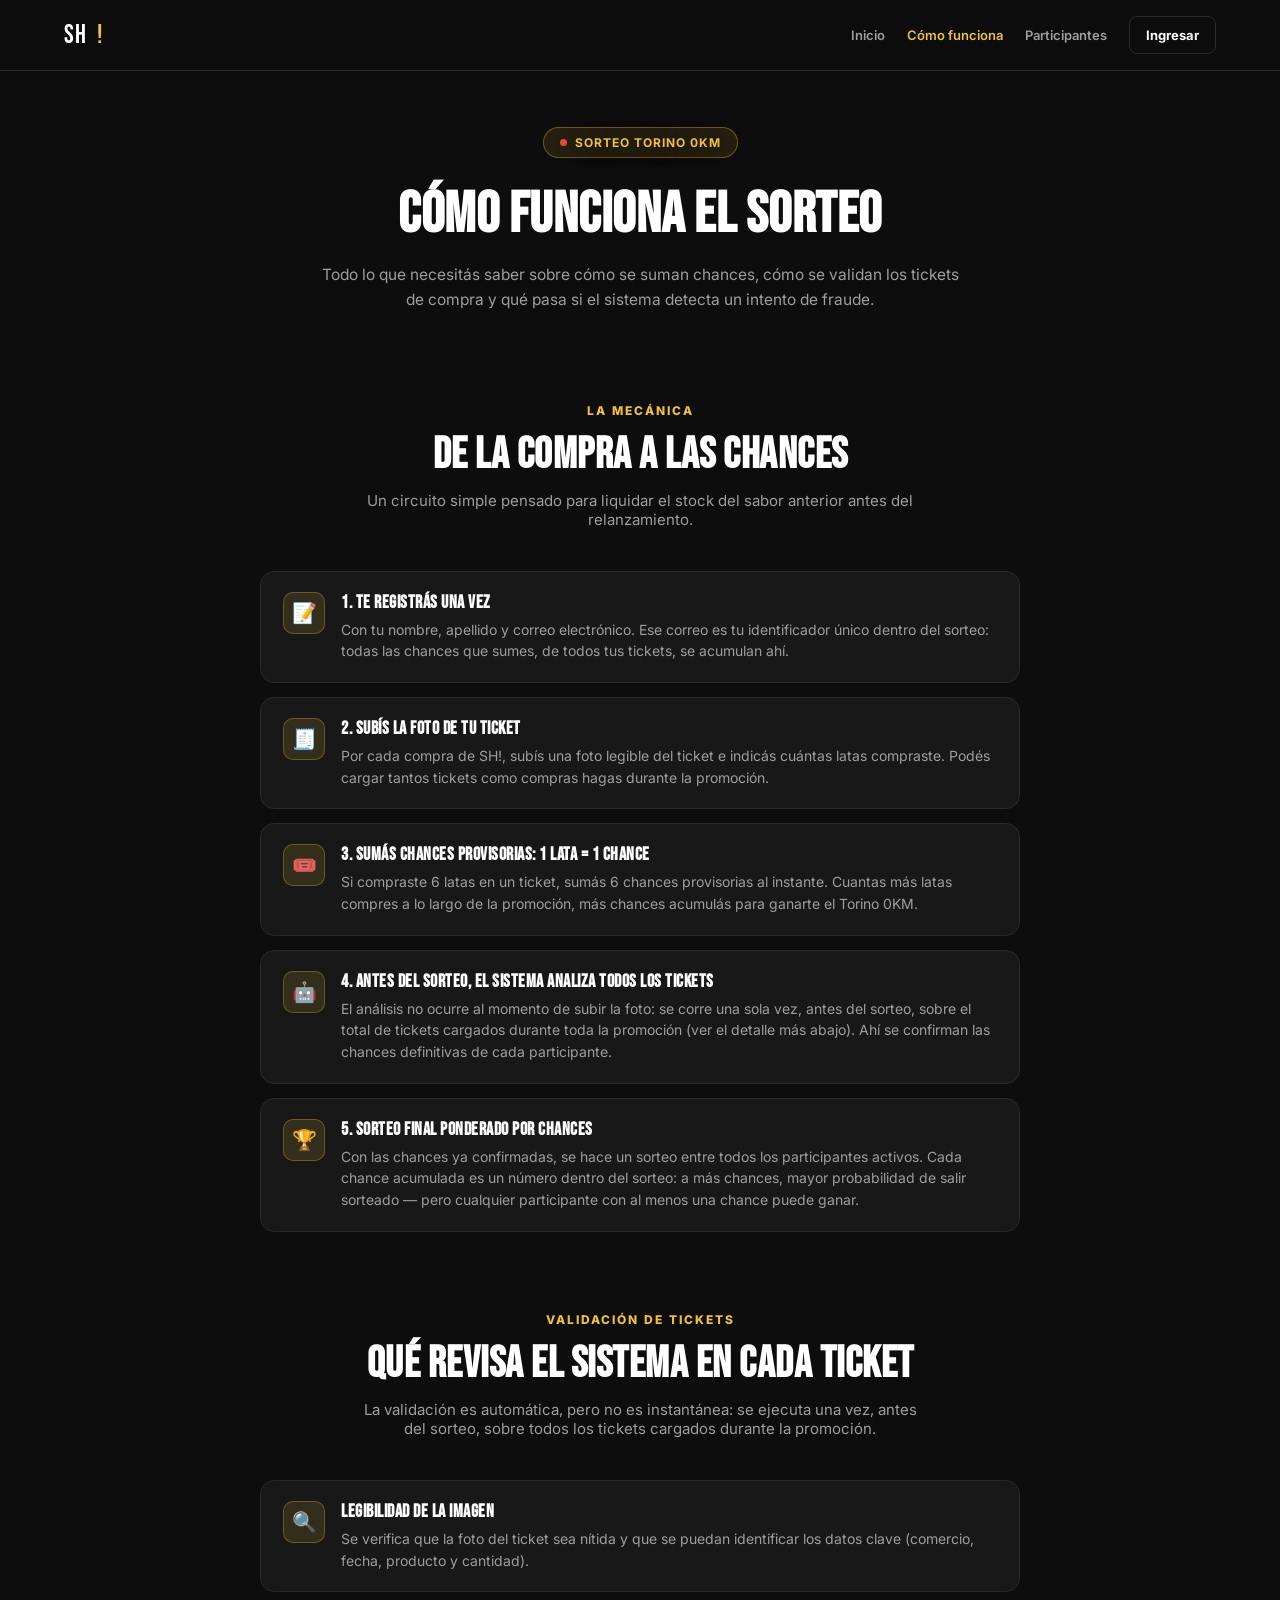
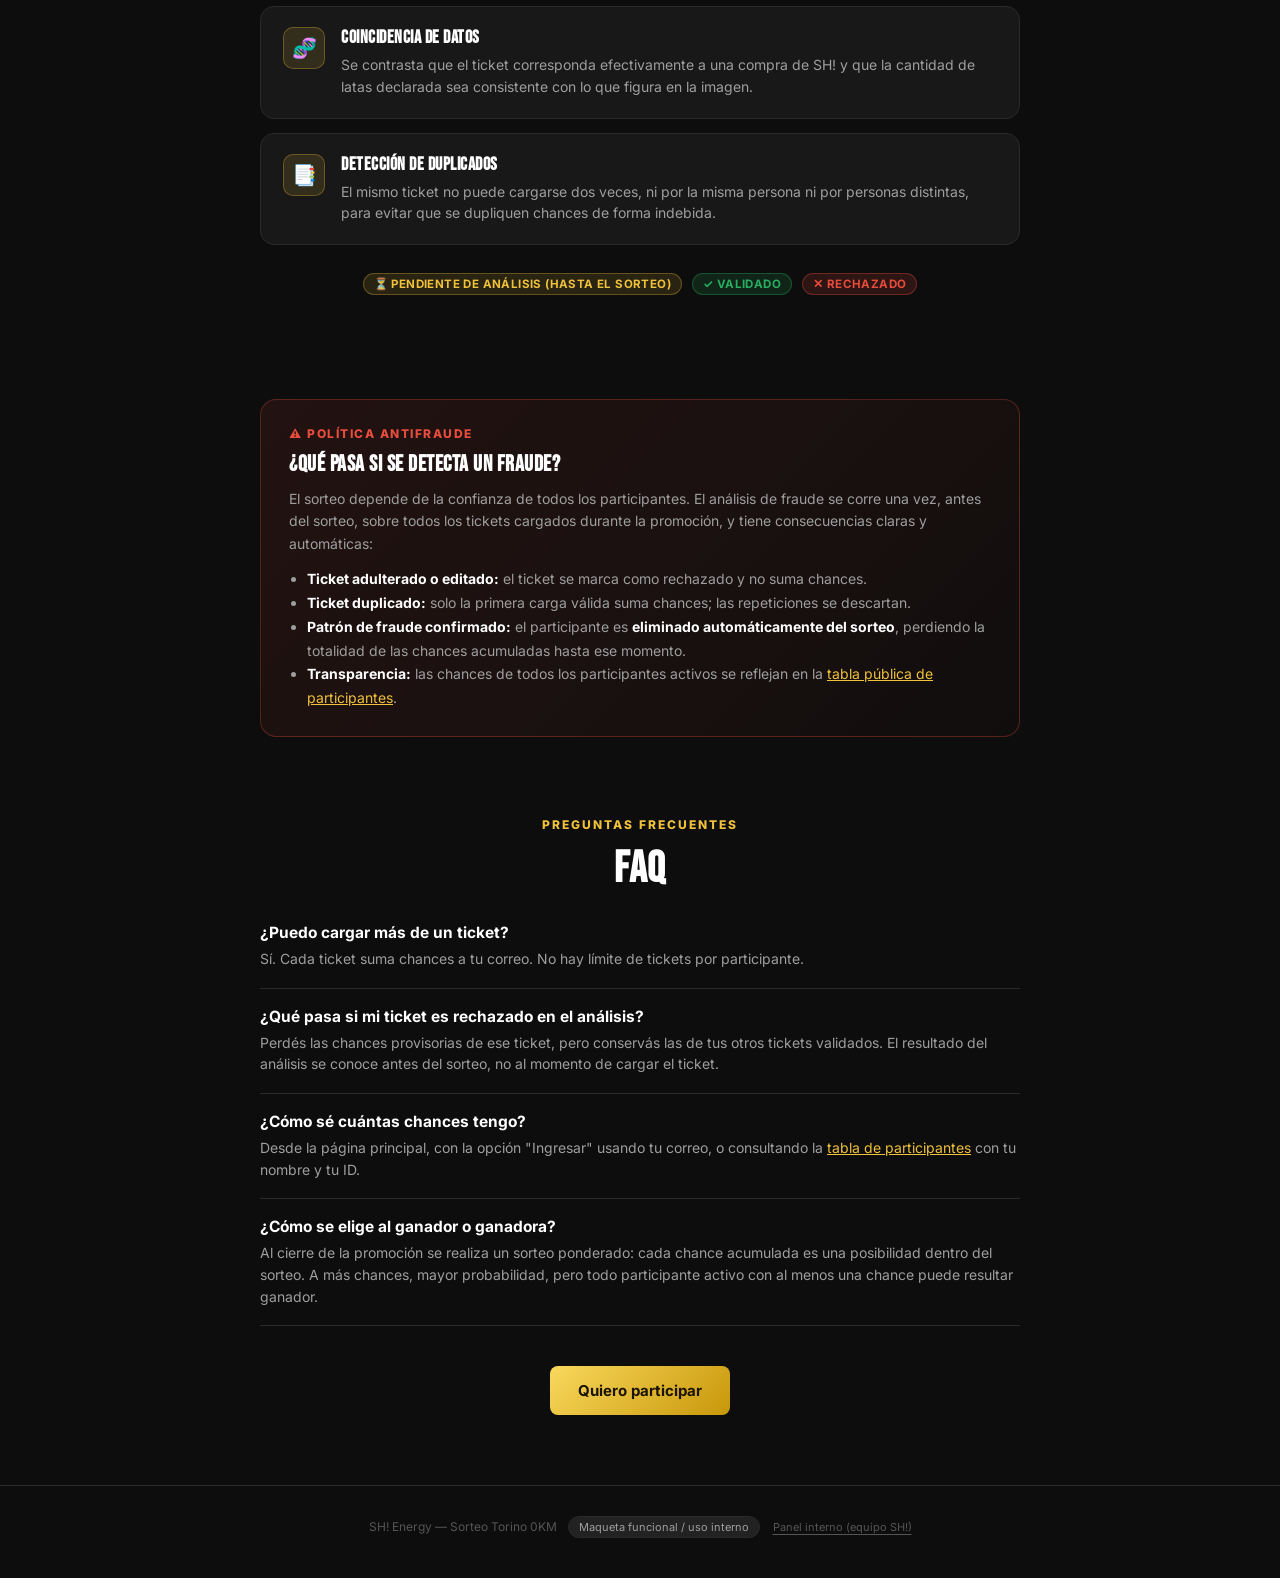
<file: APP/como-funciona.html>
<!DOCTYPE html>
<html lang="es-AR">
<head>
<meta charset="UTF-8" />
<meta name="viewport" content="width=device-width, initial-scale=1.0" />
<title>Cómo funciona el sorteo — SH! Energy</title>
<link rel="preconnect" href="https://fonts.googleapis.com" />
<link rel="preconnect" href="https://fonts.gstatic.com" crossorigin />
<link href="https://fonts.googleapis.com/css2?family=Inter:wght@300;400;500;600;700;800;900&family=Bebas+Neue&display=swap" rel="stylesheet" />
<link rel="stylesheet" href="style.css" />
</head>
<body>

<header class="topbar">
  <div class="brand">SH<span class="dot">!</span></div>
  <nav class="nav-links">
    <a class="nav-link" href="index.html">Inicio</a>
    <a class="nav-link active" href="como-funciona.html">Cómo funciona</a>
    <a class="nav-link" href="participantes.html">Participantes</a>
    <a class="btn btn-ghost btn-sm" href="index.html#ingresar">Ingresar</a>
  </nav>
</header>

<section class="info-hero">
  <div class="pill"><span class="live-dot"></span> Sorteo Torino 0KM</div>
  <h1>Cómo funciona el <span class="gold">sorteo</span></h1>
  <p>
    Todo lo que necesitás saber sobre cómo se suman chances, cómo se validan los tickets de compra
    y qué pasa si el sistema detecta un intento de fraude.
  </p>
</section>

<section class="section">
  <div class="section-kicker">La mecánica</div>
  <h2 class="section-title">De la compra a las chances</h2>
  <p class="section-sub">Un circuito simple pensado para liquidar el stock del sabor anterior antes del relanzamiento.</p>

  <div class="rule-list">
    <div class="rule-item">
      <div class="rule-icon">📝</div>
      <div>
        <h3>1. Te registrás una vez</h3>
        <p>Con tu nombre, apellido y correo electrónico. Ese correo es tu identificador único dentro del sorteo: todas las chances que sumes, de todos tus tickets, se acumulan ahí.</p>
      </div>
    </div>
    <div class="rule-item">
      <div class="rule-icon">🧾</div>
      <div>
        <h3>2. Subís la foto de tu ticket</h3>
        <p>Por cada compra de SH!, subís una foto legible del ticket e indicás cuántas latas compraste. Podés cargar tantos tickets como compras hagas durante la promoción.</p>
      </div>
    </div>
    <div class="rule-item">
      <div class="rule-icon">🎟️</div>
      <div>
        <h3>3. Sumás chances provisorias: 1 lata = 1 chance</h3>
        <p>Si compraste 6 latas en un ticket, sumás 6 chances provisorias al instante. Cuantas más latas compres a lo largo de la promoción, más chances acumulás para ganarte el Torino 0KM.</p>
      </div>
    </div>
    <div class="rule-item">
      <div class="rule-icon">🤖</div>
      <div>
        <h3>4. Antes del sorteo, el sistema analiza todos los tickets</h3>
        <p>El análisis no ocurre al momento de subir la foto: se corre una sola vez, antes del sorteo, sobre el total de tickets cargados durante toda la promoción (ver el detalle más abajo). Ahí se confirman las chances definitivas de cada participante.</p>
      </div>
    </div>
    <div class="rule-item">
      <div class="rule-icon">🏆</div>
      <div>
        <h3>5. Sorteo final ponderado por chances</h3>
        <p>Con las chances ya confirmadas, se hace un sorteo entre todos los participantes activos. Cada chance acumulada es un número dentro del sorteo: a más chances, mayor probabilidad de salir sorteado — pero cualquier participante con al menos una chance puede ganar.</p>
      </div>
    </div>
  </div>
</section>

<section class="section" style="padding-top: 10px;">
  <div class="section-kicker">Validación de tickets</div>
  <h2 class="section-title">Qué revisa el sistema en cada ticket</h2>
  <p class="section-sub">La validación es automática, pero no es instantánea: se ejecuta una vez, antes del sorteo, sobre todos los tickets cargados durante la promoción.</p>

  <div class="rule-list">
    <div class="rule-item">
      <div class="rule-icon">🔍</div>
      <div>
        <h3>Legibilidad de la imagen</h3>
        <p>Se verifica que la foto del ticket sea nítida y que se puedan identificar los datos clave (comercio, fecha, producto y cantidad).</p>
      </div>
    </div>
    <div class="rule-item">
      <div class="rule-icon">🧬</div>
      <div>
        <h3>Coincidencia de datos</h3>
        <p>Se contrasta que el ticket corresponda efectivamente a una compra de SH! y que la cantidad de latas declarada sea consistente con lo que figura en la imagen.</p>
      </div>
    </div>
    <div class="rule-item">
      <div class="rule-icon">📑</div>
      <div>
        <h3>Detección de duplicados</h3>
        <p>El mismo ticket no puede cargarse dos veces, ni por la misma persona ni por personas distintas, para evitar que se dupliquen chances de forma indebida.</p>
      </div>
    </div>
  </div>

  <div class="status-demo-row" style="justify-content:center; margin-top:28px;">
    <span class="status-badge pending">⏳ Pendiente de análisis (hasta el sorteo)</span>
    <span class="status-badge ok">✓ Validado</span>
    <span class="status-badge bad">✕ Rechazado</span>
  </div>
</section>

<section class="section" style="padding-top: 0;">
  <div class="fraud-panel">
    <div class="fp-kicker">⚠ Política antifraude</div>
    <h3>¿Qué pasa si se detecta un fraude?</h3>
    <p style="color: var(--text-muted); font-size: 14px; line-height: 1.6;">
      El sorteo depende de la confianza de todos los participantes. El análisis de fraude se corre una vez,
      antes del sorteo, sobre todos los tickets cargados durante la promoción, y tiene consecuencias claras
      y automáticas:
    </p>
    <ul>
      <li><b>Ticket adulterado o editado:</b> el ticket se marca como rechazado y no suma chances.</li>
      <li><b>Ticket duplicado:</b> solo la primera carga válida suma chances; las repeticiones se descartan.</li>
      <li><b>Patrón de fraude confirmado:</b> el participante es <b>eliminado automáticamente del sorteo</b>, perdiendo la totalidad de las chances acumuladas hasta ese momento.</li>
      <li><b>Transparencia:</b> las chances de todos los participantes activos se reflejan en la <a href="participantes.html" style="color: var(--gold);">tabla pública de participantes</a>.</li>
    </ul>
  </div>
</section>

<section class="section" style="padding-top: 10px;">
  <div class="section-kicker">Preguntas frecuentes</div>
  <h2 class="section-title">FAQ</h2>

  <div style="max-width: 760px; margin: 0 auto;">
    <div class="faq-item">
      <h4>¿Puedo cargar más de un ticket?</h4>
      <p>Sí. Cada ticket suma chances a tu correo. No hay límite de tickets por participante.</p>
    </div>
    <div class="faq-item">
      <h4>¿Qué pasa si mi ticket es rechazado en el análisis?</h4>
      <p>Perdés las chances provisorias de ese ticket, pero conservás las de tus otros tickets validados. El resultado del análisis se conoce antes del sorteo, no al momento de cargar el ticket.</p>
    </div>
    <div class="faq-item">
      <h4>¿Cómo sé cuántas chances tengo?</h4>
      <p>Desde la página principal, con la opción "Ingresar" usando tu correo, o consultando la <a href="participantes.html" style="color: var(--gold);">tabla de participantes</a> con tu nombre y tu ID.</p>
    </div>
    <div class="faq-item">
      <h4>¿Cómo se elige al ganador o ganadora?</h4>
      <p>Al cierre de la promoción se realiza un sorteo ponderado: cada chance acumulada es una posibilidad dentro del sorteo. A más chances, mayor probabilidad, pero todo participante activo con al menos una chance puede resultar ganador.</p>
    </div>
  </div>

  <div style="text-align:center; margin-top: 40px;">
    <a href="index.html" class="btn btn-primary">Quiero participar</a>
  </div>
</section>

<footer class="demo-footer">
  SH! Energy — Sorteo Torino 0KM <span class="demo-tag">Maqueta funcional / uso interno</span>
  <a class="footer-admin-link" href="admin.html">Panel interno (equipo SH!)</a>
</footer>

<script src="app.js"></script>
</body>
</html>
</file>
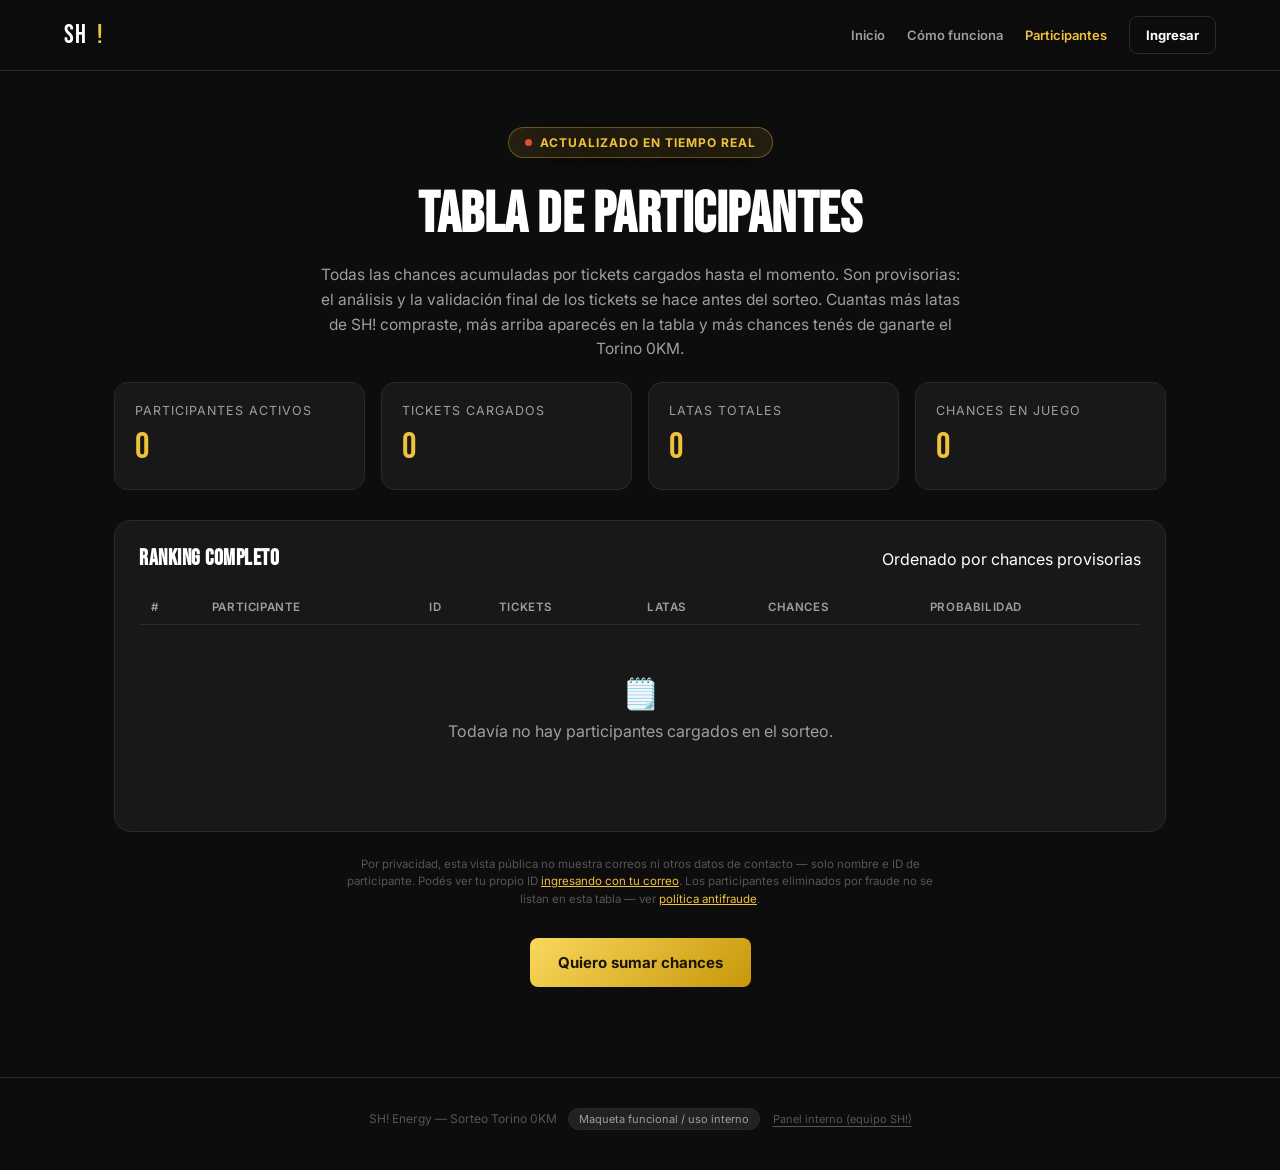
<file: APP/participantes.html>
<!DOCTYPE html>
<html lang="es-AR">
<head>
<meta charset="UTF-8" />
<meta name="viewport" content="width=device-width, initial-scale=1.0" />
<title>Participantes — Sorteo Torino 0KM SH!</title>
<link rel="preconnect" href="https://fonts.googleapis.com" />
<link rel="preconnect" href="https://fonts.gstatic.com" crossorigin />
<link href="https://fonts.googleapis.com/css2?family=Inter:wght@300;400;500;600;700;800;900&family=Bebas+Neue&display=swap" rel="stylesheet" />
<link rel="stylesheet" href="style.css" />
</head>
<body>

<header class="topbar">
  <div class="brand">SH<span class="dot">!</span></div>
  <nav class="nav-links">
    <a class="nav-link" href="index.html">Inicio</a>
    <a class="nav-link" href="como-funciona.html">Cómo funciona</a>
    <a class="nav-link active" href="participantes.html">Participantes</a>
    <a class="btn btn-ghost btn-sm" href="index.html#ingresar">Ingresar</a>
  </nav>
</header>

<section class="info-hero">
  <div class="pill"><span class="live-dot"></span> Actualizado en tiempo real</div>
  <h1>Tabla de <span class="gold">participantes</span></h1>
  <p>
    Todas las chances acumuladas por tickets cargados hasta el momento. Son provisorias: el análisis y la
    validación final de los tickets se hace antes del sorteo. Cuantas más latas de SH! compraste, más arriba
    aparecés en la tabla y más chances tenés de ganarte el Torino 0KM.
  </p>
</section>

<div class="admin-wrap" style="padding-top: 0;">
  <div class="stat-grid" id="public-stats"></div>

  <div id="podium-wrap"></div>

  <div class="admin-panel">
    <div class="admin-panel-head">
      <h2>Ranking completo</h2>
      <span class="car-desc">Ordenado por chances provisorias</span>
    </div>
    <div class="table-wrap">
      <table>
        <thead>
          <tr>
            <th>#</th>
            <th>Participante</th>
            <th>ID</th>
            <th>Tickets</th>
            <th>Latas</th>
            <th>Chances</th>
            <th>Probabilidad</th>
          </tr>
        </thead>
        <tbody id="public-tbody"></tbody>
      </table>
      <div class="empty-state hidden" id="empty-state">
        <div class="ei">🗒️</div>
        Todavía no hay participantes cargados en el sorteo.
      </div>
    </div>
    <p class="terms-line" id="eliminados-note" style="margin-top:16px;"></p>
  </div>

  <p class="terms-line" style="text-align:center; max-width:600px; margin:24px auto 0;">
    Por privacidad, esta vista pública no muestra correos ni otros datos de contacto — solo nombre e ID de participante.
    Podés ver tu propio ID <a href="index.html#ingresar" style="color: var(--gold);">ingresando con tu correo</a>.
    Los participantes eliminados por fraude no se listan en esta tabla — ver <a href="como-funciona.html" style="color: var(--gold);">política antifraude</a>.
  </p>

  <div style="text-align:center; margin-top: 30px;">
    <a href="index.html" class="btn btn-primary">Quiero sumar chances</a>
  </div>
</div>

<footer class="demo-footer">
  SH! Energy — Sorteo Torino 0KM <span class="demo-tag">Maqueta funcional / uso interno</span>
  <a class="footer-admin-link" href="admin.html">Panel interno (equipo SH!)</a>
</footer>

<script src="app.js"></script>
<script>
(function () {
  function escapeHtml(str) {
    const div = document.createElement('div');
    div.textContent = str;
    return div.innerHTML;
  }

  function medal(rank) {
    if (rank === 1) return '🥇';
    if (rank === 2) return '🥈';
    if (rank === 3) return '🥉';
    return null;
  }

  function render() {
    const stats = SH.getStats();
    document.getElementById('public-stats').innerHTML = `
      <div class="stat-card">
        <div class="stat-label">Participantes activos</div>
        <div class="stat-value">${stats.totalParticipantes}</div>
      </div>
      <div class="stat-card">
        <div class="stat-label">Tickets cargados</div>
        <div class="stat-value">${stats.totalTickets}</div>
      </div>
      <div class="stat-card">
        <div class="stat-label">Latas totales</div>
        <div class="stat-value">${stats.totalLatas}</div>
      </div>
      <div class="stat-card">
        <div class="stat-label">Chances en juego</div>
        <div class="stat-value">${stats.totalChances}</div>
      </div>
    `;

    const all = SH.getParticipants();
    const activos = all.filter((p) => !p.eliminado);
    const eliminadosCount = all.length - activos.length;

    document.getElementById('eliminados-note').textContent = eliminadosCount > 0
      ? `${eliminadosCount} participante(s) fueron eliminados del sorteo por incumplir la política antifraude.`
      : '';

    const podiumWrap = document.getElementById('podium-wrap');
    const top3 = activos.slice(0, 3);
    if (top3.length > 0) {
      podiumWrap.innerHTML = `
        <div class="podium">
          ${top3.map((p, i) => `
            <div class="podium-card ${i === 0 ? 'rank-1' : ''}">
              <div class="podium-medal">${medal(i + 1)}</div>
              <div class="podium-name">${escapeHtml(p.nombre)} ${escapeHtml(p.apellido)}</div>
              <div style="margin-top:4px;"><span class="id-chip">${escapeHtml(p.publicId)}</span></div>
              <div class="podium-chances">${p.totalChances} chance(s)</div>
            </div>
          `).join('')}
        </div>
      `;
    } else {
      podiumWrap.innerHTML = '';
    }

    const tbody = document.getElementById('public-tbody');
    const emptyState = document.getElementById('empty-state');

    if (activos.length === 0) {
      tbody.innerHTML = '';
      emptyState.classList.remove('hidden');
      return;
    }
    emptyState.classList.add('hidden');

    const totalChances = stats.totalChances || 1;

    tbody.innerHTML = activos.map((p, idx) => {
      const rank = idx + 1;
      const prob = ((p.totalChances / totalChances) * 100).toFixed(1);
      return `
        <tr>
          <td><span class="rank-badge ${rank <= 3 ? 'top' : ''}">${rank}</span></td>
          <td>${escapeHtml(p.nombre)} ${escapeHtml(p.apellido)}</td>
          <td><span class="id-chip">${escapeHtml(p.publicId)}</span></td>
          <td>${p.tickets.length}</td>
          <td>${p.totalLatas}</td>
          <td><span class="chances-pill">${p.totalChances}</span></td>
          <td>${prob}%</td>
        </tr>
      `;
    }).join('');
  }

  render();
})();
</script>
</body>
</html>
</file>
<file: APP/style.css>
:root {
  --gold: #F0C13A;
  --gold-light: #F9D85C;
  --gold-dark: #C8970A;
  --black: #0D0D0D;
  --dark: #111111;
  --dark-2: #181818;
  --dark-3: #222222;
  --border: #2A2A2A;
  --text: #FFFFFF;
  --text-muted: #9E9E9E;
  --text-dim: #555555;
  --good: #27ae60;
  --bad: #e74c3c;
}

* { box-sizing: border-box; margin: 0; padding: 0; }

html { scroll-behavior: smooth; }

body {
  font-family: 'Inter', -apple-system, BlinkMacSystemFont, sans-serif;
  background: var(--black);
  color: var(--text);
  min-height: 100vh;
  -webkit-font-smoothing: antialiased;
}

.hidden { display: none !important; }

h1, h2, h3, .display {
  font-family: 'Bebas Neue', Impact, sans-serif;
  letter-spacing: 0.5px;
}

a { color: inherit; }

img { max-width: 100%; display: block; }

/* ---------- Top bar ---------- */
.topbar {
  position: sticky;
  top: 0;
  z-index: 50;
  display: flex;
  align-items: center;
  justify-content: space-between;
  padding: 16px 5%;
  background: rgba(13,13,13,0.9);
  backdrop-filter: blur(8px);
  border-bottom: 1px solid var(--border);
}

.brand {
  display: flex;
  align-items: center;
  gap: 10px;
  font-family: 'Bebas Neue', Impact, sans-serif;
  font-size: 26px;
  letter-spacing: 1px;
}

.brand .dot { color: var(--gold); }

.topbar-actions { display: flex; align-items: center; gap: 14px; }

.link-btn {
  background: none;
  border: none;
  color: var(--text-muted);
  font: inherit;
  font-size: 13px;
  cursor: pointer;
  text-decoration: underline;
  text-underline-offset: 3px;
}
.link-btn:hover { color: var(--text); }

.nav-links { display: flex; align-items: center; gap: 22px; }
.nav-link {
  color: var(--text-muted);
  font-size: 13px;
  font-weight: 600;
  text-decoration: none;
  transition: color .15s ease;
}
.nav-link:hover { color: var(--text); }
.nav-link.active { color: var(--gold); }
.nav-sep { width: 1px; height: 16px; background: var(--border); }
@media (max-width: 720px) {
  .nav-links { gap: 14px; flex-wrap: wrap; justify-content: flex-end; }
}

/* ---------- Buttons ---------- */
.btn {
  display: inline-flex;
  align-items: center;
  justify-content: center;
  gap: 8px;
  padding: 15px 28px;
  border-radius: 8px;
  font-family: 'Inter', sans-serif;
  font-weight: 700;
  font-size: 15px;
  cursor: pointer;
  border: none;
  transition: transform .15s ease, filter .15s ease, background .15s ease;
  text-decoration: none;
}
.btn:active { transform: scale(0.97); }
.btn-primary {
  background: linear-gradient(135deg, var(--gold-light), var(--gold-dark));
  color: #1a1400;
}
.btn-primary:hover { filter: brightness(1.08); }
.btn-primary:disabled { opacity: 0.4; cursor: not-allowed; filter: none; }
.btn-ghost {
  background: transparent;
  color: var(--text);
  border: 1.5px solid var(--border);
}
.btn-ghost:hover { border-color: var(--gold); color: var(--gold); }
.btn-block { width: 100%; }
.btn-sm { padding: 10px 16px; font-size: 13px; }

/* ---------- Hero ---------- */
.hero {
  position: relative;
  min-height: 100vh;
  display: flex;
  align-items: center;
  justify-content: center;
  padding: 64px 5%;
  text-align: center;
  overflow: hidden;
  background:
    radial-gradient(ellipse 80% 60% at 50% 0%, rgba(240,193,58,0.14), transparent 70%),
    linear-gradient(180deg, #141414, #0d0d0d 60%);
}

.hero-video-bg {
  position: absolute;
  inset: 0;
  width: 100%;
  height: 100%;
  object-fit: cover;
  z-index: 0;
}

.hero-video-overlay {
  position: absolute;
  inset: 0;
  z-index: 1;
  background:
    linear-gradient(180deg, rgba(9,9,9,0.78) 0%, rgba(10,10,10,0.55) 28%, rgba(10,10,10,0.72) 62%, rgba(10,10,10,0.92) 100%),
    radial-gradient(ellipse 70% 55% at 50% 0%, rgba(240,193,58,0.16), transparent 70%);
}

.hero-content {
  position: relative;
  z-index: 2;
}

.hero h1, .hero-sub, .pill {
  text-shadow: 0 2px 18px rgba(0,0,0,0.55);
}

@media (prefers-reduced-motion: reduce) {
  .hero-video-bg { display: none; }
}

.pill {
  display: inline-flex;
  align-items: center;
  gap: 8px;
  padding: 7px 16px;
  border-radius: 999px;
  background: rgba(240,193,58,0.1);
  border: 1px solid rgba(240,193,58,0.35);
  color: var(--gold);
  font-size: 12px;
  font-weight: 700;
  letter-spacing: 1px;
  text-transform: uppercase;
  margin-bottom: 22px;
}
.pill .live-dot {
  width: 7px; height: 7px; border-radius: 50%;
  background: var(--bad);
  box-shadow: 0 0 0 rgba(231,76,60,0.6);
  animation: pulse 1.6s infinite;
}
@keyframes pulse {
  0% { box-shadow: 0 0 0 0 rgba(231,76,60,0.55); }
  70% { box-shadow: 0 0 0 8px rgba(231,76,60,0); }
  100% { box-shadow: 0 0 0 0 rgba(231,76,60,0); }
}

.hero h1 {
  font-size: clamp(40px, 7vw, 84px);
  line-height: 0.98;
  color: var(--text);
}
.hero h1 .gold { color: var(--gold); }

.hero-sub {
  max-width: 640px;
  margin: 18px auto 32px;
  color: var(--text);
  font-size: 17px;
  line-height: 1.55;
}

.hero-cta-row { display: flex; gap: 14px; justify-content: center; flex-wrap: wrap; }

/* ---------- Steps / How it works ---------- */
.section { padding: 70px 5%; }
.section-title {
  text-align: center;
  font-size: clamp(30px, 4.5vw, 44px);
  margin-bottom: 10px;
}
.section-kicker {
  text-align: center;
  color: var(--gold);
  font-size: 12px;
  font-weight: 800;
  letter-spacing: 2px;
  text-transform: uppercase;
  margin-bottom: 10px;
}
.section-sub {
  text-align: center;
  color: var(--text-muted);
  max-width: 560px;
  margin: 0 auto 42px;
  font-size: 15px;
}

.steps-grid {
  display: grid;
  grid-template-columns: repeat(auto-fit, minmax(220px, 1fr));
  gap: 20px;
  max-width: 1040px;
  margin: 0 auto;
}
.step-card {
  background: var(--dark-2);
  border: 1px solid var(--border);
  border-radius: 16px;
  padding: 26px 22px;
  position: relative;
}
.step-num {
  font-family: 'Bebas Neue', Impact, sans-serif;
  font-size: 40px;
  color: var(--gold);
  opacity: 0.85;
  line-height: 1;
  margin-bottom: 10px;
}
.step-card h3 { font-size: 20px; margin-bottom: 8px; letter-spacing: 0.3px; }
.step-card p { color: var(--text-muted); font-size: 14px; line-height: 1.5; }

.chance-banner {
  max-width: 1040px;
  margin: 30px auto 0;
  background: linear-gradient(135deg, rgba(240,193,58,0.12), rgba(240,193,58,0.02));
  border: 1px solid rgba(240,193,58,0.35);
  border-radius: 16px;
  padding: 22px 26px;
  display: flex;
  align-items: center;
  gap: 16px;
  flex-wrap: wrap;
  justify-content: space-between;
}
.chance-banner .cb-text { font-size: 14px; color: var(--text); max-width: 620px; }
.chance-banner .cb-text b { color: var(--gold); }

/* ---------- Wizard / Form card ---------- */
.wizard-wrap { padding: 76px 5% 100px; display: flex; justify-content: center; }
.wizard-card {
  width: 100%;
  max-width: 560px;
  background: var(--dark-2);
  border: 1px solid var(--border);
  border-radius: 20px;
  padding: 36px 32px 30px;
}

.progress-track {
  display: flex;
  gap: 6px;
  margin-bottom: 26px;
}
.progress-seg {
  flex: 1;
  height: 4px;
  border-radius: 3px;
  background: var(--border);
  overflow: hidden;
}
.progress-seg.done, .progress-seg.active { background: var(--gold); }

.wizard-step-label {
  color: var(--gold);
  font-size: 12px;
  font-weight: 800;
  letter-spacing: 1.5px;
  text-transform: uppercase;
  margin-bottom: 6px;
}
.wizard-title { font-size: 28px; margin-bottom: 8px; }
.wizard-desc { color: var(--text-muted); font-size: 14px; margin-bottom: 26px; line-height: 1.5; }

.field { margin-bottom: 18px; }
.field label {
  display: block;
  font-size: 13px;
  font-weight: 600;
  color: var(--text-muted);
  margin-bottom: 7px;
}
.field input[type="text"],
.field input[type="email"],
.field input[type="number"] {
  width: 100%;
  padding: 13px 14px;
  border-radius: 9px;
  border: 1.5px solid var(--border);
  background: var(--dark-3);
  color: var(--text);
  font: inherit;
  font-size: 15px;
  transition: border-color .15s ease;
}
.field input:focus { outline: none; border-color: var(--gold); }
.field .field-error {
  color: var(--bad);
  font-size: 12.5px;
  margin-top: 6px;
  display: none;
}
.field.invalid input { border-color: var(--bad); }
.field.invalid .field-error { display: block; }

.field-row { display: flex; gap: 14px; }
.field-row .field { flex: 1; }

/* file upload */
.upload-box {
  border: 1.5px dashed var(--border);
  border-radius: 12px;
  padding: 22px;
  text-align: center;
  cursor: pointer;
  transition: border-color .15s ease, background .15s ease;
  position: relative;
}
.upload-box:hover { border-color: var(--gold); background: rgba(240,193,58,0.04); }
.upload-box input[type="file"] {
  position: absolute; inset: 0; opacity: 0; cursor: pointer;
}
.upload-box .upload-icon { font-size: 26px; margin-bottom: 8px; }
.upload-box .upload-text { font-size: 14px; color: var(--text-muted); }
.upload-box .upload-text b { color: var(--gold); }
.upload-preview {
  margin-top: 14px;
  display: flex;
  align-items: center;
  gap: 12px;
  background: var(--dark-3);
  border: 1px solid var(--border);
  border-radius: 10px;
  padding: 10px;
}
.upload-preview img {
  width: 54px; height: 54px; object-fit: cover; border-radius: 8px;
}
.upload-preview .upf-name { font-size: 13px; color: var(--text); word-break: break-all; }
.upload-preview .upf-remove {
  margin-left: auto;
  background: none; border: none; color: var(--text-muted); cursor: pointer; font-size: 18px;
}
.upload-preview .upf-remove:hover { color: var(--bad); }

.qty-control {
  display: flex; align-items: center; gap: 12px;
}
.qty-btn {
  width: 42px; height: 42px; border-radius: 9px;
  border: 1.5px solid var(--border);
  background: var(--dark-3);
  color: var(--text);
  font-size: 18px;
  cursor: pointer;
  font-family: inherit;
}
.qty-btn:hover { border-color: var(--gold); color: var(--gold); }
.qty-control input {
  text-align: center;
  max-width: 90px;
}

.live-chance {
  margin-top: 16px;
  background: linear-gradient(135deg, rgba(240,193,58,0.14), rgba(240,193,58,0.03));
  border: 1px solid rgba(240,193,58,0.3);
  border-radius: 12px;
  padding: 14px 16px;
  display: flex;
  align-items: center;
  justify-content: space-between;
}
.live-chance .lc-label { font-size: 13px; color: var(--text-muted); }
.live-chance .lc-value { font-family: 'Bebas Neue', Impact, sans-serif; font-size: 30px; color: var(--gold); }

.wizard-actions {
  display: flex;
  gap: 12px;
  margin-top: 26px;
}

.terms-line {
  margin-top: 16px;
  font-size: 11.5px;
  color: var(--text-dim);
  line-height: 1.5;
}

/* Validating step */
.validating-wrap { text-align: center; padding: 20px 0 6px; }
.spinner {
  width: 54px; height: 54px;
  border-radius: 50%;
  border: 4px solid var(--border);
  border-top-color: var(--gold);
  margin: 0 auto 22px;
  animation: spin 0.9s linear infinite;
}
@keyframes spin { to { transform: rotate(360deg); } }
.validating-steps { text-align: left; max-width: 340px; margin: 22px auto 0; }
.vstep {
  display: flex; align-items: center; gap: 10px;
  padding: 8px 0;
  font-size: 13.5px;
  color: var(--text-dim);
}
.vstep .vs-dot {
  width: 18px; height: 18px; border-radius: 50%;
  border: 1.5px solid var(--border);
  display: flex; align-items: center; justify-content: center;
  font-size: 11px;
  flex-shrink: 0;
}
.vstep.active { color: var(--text); }
.vstep.active .vs-dot { border-color: var(--gold); color: var(--gold); }
.vstep.done { color: var(--text-muted); }
.vstep.done .vs-dot { background: var(--good); border-color: var(--good); color: #fff; }

/* Status badges */
.status-badge {
  display: inline-flex; align-items: center; gap: 5px;
  padding: 3px 10px;
  border-radius: 999px;
  font-size: 11.5px;
  font-weight: 700;
  text-transform: uppercase;
  letter-spacing: 0.4px;
}
.status-badge.ok { background: rgba(39,174,96,0.14); color: var(--good); border: 1px solid rgba(39,174,96,0.35); }
.status-badge.bad { background: rgba(231,76,60,0.14); color: var(--bad); border: 1px solid rgba(231,76,60,0.35); }
.status-badge.pending { background: rgba(240,193,58,0.12); color: var(--gold); border: 1px solid rgba(240,193,58,0.3); }

.row-eliminado { opacity: 0.55; }
.row-eliminado .chances-pill { background: rgba(231,76,60,0.12); color: var(--bad); border-color: rgba(231,76,60,0.3); text-decoration: line-through; }

.fraud-btn {
  background: none;
  border: 1px solid var(--border);
  color: var(--text-muted);
  font-size: 11.5px;
  padding: 5px 10px;
  border-radius: 7px;
  cursor: pointer;
  font-family: inherit;
}
.fraud-btn:hover { border-color: var(--bad); color: var(--bad); }
.fraud-btn.undo:hover { border-color: var(--good); color: var(--good); }

/* Info / explainer page */
.info-hero {
  padding: 56px 5% 20px;
  text-align: center;
}
.info-hero h1 { font-size: clamp(34px, 6vw, 58px); }
.info-hero p { color: var(--text-muted); max-width: 640px; margin: 14px auto 0; font-size: 15.5px; line-height: 1.6; }

.rule-list {
  max-width: 760px;
  margin: 0 auto;
  display: flex;
  flex-direction: column;
  gap: 14px;
}
.rule-item {
  display: flex;
  gap: 16px;
  background: var(--dark-2);
  border: 1px solid var(--border);
  border-radius: 14px;
  padding: 20px 22px;
}
.rule-icon {
  width: 42px; height: 42px;
  border-radius: 10px;
  background: rgba(240,193,58,0.12);
  border: 1px solid rgba(240,193,58,0.3);
  display: flex; align-items: center; justify-content: center;
  font-size: 20px;
  flex-shrink: 0;
}
.rule-item h3 { font-size: 18px; margin-bottom: 6px; }
.rule-item p { color: var(--text-muted); font-size: 14px; line-height: 1.55; }

.fraud-panel {
  max-width: 760px;
  margin: 34px auto 0;
  background: linear-gradient(135deg, rgba(231,76,60,0.1), rgba(231,76,60,0.02));
  border: 1px solid rgba(231,76,60,0.3);
  border-radius: 16px;
  padding: 26px 28px;
}
.fraud-panel .fp-kicker { color: var(--bad); font-size: 12px; font-weight: 800; letter-spacing: 1.5px; text-transform: uppercase; margin-bottom: 10px; }
.fraud-panel h3 { font-size: 22px; margin-bottom: 10px; }
.fraud-panel ul { margin: 12px 0 0 18px; color: var(--text-muted); font-size: 14px; line-height: 1.7; }
.fraud-panel ul li b { color: var(--text); }

.status-demo-row { display: flex; gap: 10px; flex-wrap: wrap; margin-top: 16px; }

.faq-item { border-bottom: 1px solid var(--border); padding: 18px 0; max-width: 760px; margin: 0 auto; }
.faq-item h4 { font-size: 15.5px; margin-bottom: 6px; }
.faq-item p { color: var(--text-muted); font-size: 14px; line-height: 1.55; }

/* Public participants page */
.podium {
  display: grid;
  grid-template-columns: repeat(auto-fit, minmax(200px, 1fr));
  gap: 16px;
  max-width: 900px;
  margin: 0 auto 34px;
}
.podium-card {
  background: var(--dark-2);
  border: 1px solid var(--border);
  border-radius: 16px;
  padding: 22px 20px;
  text-align: center;
  position: relative;
}
.podium-card.rank-1 { border-color: rgba(240,193,58,0.5); background: linear-gradient(160deg, rgba(240,193,58,0.12), var(--dark-2)); }
.podium-medal { font-size: 26px; margin-bottom: 6px; }
.podium-name { font-family: 'Bebas Neue', Impact, sans-serif; font-size: 22px; }
.podium-chances { color: var(--gold); font-size: 13px; font-weight: 700; margin-top: 6px; }

/* Success step */
.success-icon {
  width: 78px; height: 78px;
  border-radius: 50%;
  background: rgba(39,174,96,0.14);
  border: 1.5px solid rgba(39,174,96,0.5);
  display: flex; align-items: center; justify-content: center;
  font-size: 36px;
  margin: 0 auto 22px;
}
.success-wrap { text-align: center; }
.chance-big {
  font-family: 'Bebas Neue', Impact, sans-serif;
  font-size: 74px;
  color: var(--gold);
  line-height: 1;
  margin: 14px 0 4px;
}
.chance-big-label { color: var(--text-muted); font-size: 13px; text-transform: uppercase; letter-spacing: 1.5px; }

.summary-box {
  text-align: left;
  background: var(--dark-3);
  border: 1px solid var(--border);
  border-radius: 12px;
  padding: 16px 18px;
  margin: 24px 0;
  font-size: 14px;
}
.summary-row { display: flex; justify-content: space-between; padding: 6px 0; color: var(--text-muted); }
.summary-row b { color: var(--text); font-weight: 600; }
.summary-row + .summary-row { border-top: 1px solid var(--border); }

/* ---------- Lookup ---------- */
.lookup-result {
  margin-top: 18px;
}

/* ---------- Admin ---------- */
.admin-wrap { padding: 40px 5% 90px; max-width: 1180px; margin: 0 auto; }
.admin-header { display: flex; justify-content: space-between; align-items: flex-end; flex-wrap: wrap; gap: 16px; margin-bottom: 28px; }
.admin-header h1 { font-size: 40px; }
.admin-header p { color: var(--text-muted); font-size: 14px; margin-top: 4px; }

.stat-grid {
  display: grid;
  grid-template-columns: repeat(auto-fit, minmax(180px, 1fr));
  gap: 16px;
  margin-bottom: 30px;
}
.stat-card {
  background: var(--dark-2);
  border: 1px solid var(--border);
  border-radius: 14px;
  padding: 20px 20px;
}
.stat-card .stat-label { color: var(--text-muted); font-size: 12.5px; text-transform: uppercase; letter-spacing: 1px; margin-bottom: 8px; }
.stat-card .stat-value { font-family: 'Bebas Neue', Impact, sans-serif; font-size: 36px; color: var(--gold); }

.admin-panel {
  background: var(--dark-2);
  border: 1px solid var(--border);
  border-radius: 16px;
  padding: 24px;
  margin-bottom: 24px;
}
.admin-panel-head {
  display: flex; justify-content: space-between; align-items: center; flex-wrap: wrap; gap: 12px;
  margin-bottom: 18px;
}
.admin-panel-head h2 { font-size: 22px; }

.table-wrap { overflow-x: auto; }
table { width: 100%; border-collapse: collapse; font-size: 13.5px; }
thead th {
  text-align: left;
  color: var(--text-muted);
  font-weight: 600;
  font-size: 11.5px;
  text-transform: uppercase;
  letter-spacing: 0.6px;
  padding: 10px 12px;
  border-bottom: 1px solid var(--border);
  white-space: nowrap;
}
tbody td {
  padding: 12px 12px;
  border-bottom: 1px solid var(--border);
  vertical-align: middle;
  white-space: nowrap;
}
tbody tr:hover { background: rgba(255,255,255,0.02); }
.rank-badge {
  display: inline-flex; align-items: center; justify-content: center;
  width: 24px; height: 24px; border-radius: 6px;
  background: var(--dark-3); color: var(--text-muted); font-size: 12px; font-weight: 700;
}
.rank-badge.top { background: var(--gold); color: #1a1400; }
.chances-pill {
  display: inline-block;
  background: rgba(240,193,58,0.12);
  color: var(--gold);
  border: 1px solid rgba(240,193,58,0.3);
  padding: 3px 10px;
  border-radius: 999px;
  font-weight: 700;
  font-size: 12.5px;
}
.thumb-btn {
  width: 36px; height: 36px; border-radius: 7px; object-fit: cover;
  border: 1px solid var(--border);
  cursor: pointer;
}
.empty-state {
  text-align: center;
  padding: 50px 20px;
  color: var(--text-muted);
}
.empty-state .ei { font-size: 30px; margin-bottom: 10px; }

/* Draw / raffle */
.draw-stage {
  text-align: center;
  padding: 30px 10px 10px;
}
.draw-wheel-name {
  font-family: 'Bebas Neue', Impact, sans-serif;
  font-size: 46px;
  color: var(--text);
  min-height: 56px;
  transition: color .1s ease;
}
.draw-wheel-name.spinning { color: var(--text-muted); }
.draw-wheel-sub { color: var(--text-muted); font-size: 13px; margin-top: 6px; }
.winner-banner {
  margin-top: 22px;
  background: linear-gradient(135deg, rgba(240,193,58,0.18), rgba(240,193,58,0.03));
  border: 1.5px solid var(--gold);
  border-radius: 16px;
  padding: 26px;
}
.winner-banner .wb-kicker { color: var(--gold); font-size: 12px; font-weight: 800; letter-spacing: 2px; text-transform: uppercase; }
.winner-banner .wb-name { font-family: 'Bebas Neue', Impact, sans-serif; font-size: 42px; margin: 8px 0 4px; }
.winner-banner .wb-meta { color: var(--text-muted); font-size: 13.5px; }

/* Account / lookup */
#lookup-modal .modal-box { max-width: 520px; }

.account-tickets-head {
  display: flex;
  justify-content: space-between;
  align-items: center;
  font-size: 13px;
  font-weight: 700;
  color: var(--text-muted);
  text-transform: uppercase;
  letter-spacing: 0.5px;
  margin: 18px 0 8px;
}

.account-tickets {
  max-height: 240px;
  overflow-y: auto;
  border: 1px solid var(--border);
  border-radius: 12px;
  background: var(--dark-3);
}

.ticket-row {
  display: flex;
  align-items: center;
  gap: 12px;
  padding: 10px 12px;
  border-bottom: 1px solid var(--border);
}
.ticket-row:last-child { border-bottom: none; }

.ticket-row .ticket-row-thumb {
  width: 44px;
  height: 44px;
  margin-bottom: 0;
  border-radius: 8px;
  object-fit: cover;
  border: 1px solid var(--border);
  cursor: pointer;
  flex-shrink: 0;
}

.ticket-row-info { flex: 1; text-align: left; min-width: 0; }
.ticket-row-latas { font-size: 13.5px; font-weight: 600; color: var(--text); }
.ticket-row-date { font-size: 11.5px; color: var(--text-muted); margin-top: 2px; }

.account-tickets-empty {
  padding: 18px;
  text-align: center;
  color: var(--text-muted);
  font-size: 13px;
}

/* Modal (ticket preview) */
.modal-overlay {
  position: fixed; inset: 0; background: rgba(0,0,0,0.7);
  display: flex; align-items: center; justify-content: center;
  z-index: 100; padding: 20px;
}
.modal-box {
  background: var(--dark-2);
  border: 1px solid var(--border);
  border-radius: 16px;
  padding: 20px;
  max-width: 420px;
  width: 100%;
}
.modal-box img { width: 100%; border-radius: 10px; margin-bottom: 14px; }
.modal-close { display: flex; justify-content: flex-end; }

/* Gate */
.gate-wrap {
  min-height: 100vh;
  display: flex;
  align-items: center;
  justify-content: center;
  padding: 20px;
}
.gate-card {
  width: 100%;
  max-width: 380px;
  background: var(--dark-2);
  border: 1px solid var(--border);
  border-radius: 16px;
  padding: 32px;
  text-align: center;
}
.gate-card h2 { font-size: 24px; margin-bottom: 6px; }
.gate-card p { color: var(--text-muted); font-size: 13.5px; margin-bottom: 18px; }

/* Toast */
.toast {
  position: fixed;
  bottom: 24px;
  left: 50%;
  transform: translateX(-50%) translateY(20px);
  background: var(--dark-3);
  border: 1px solid var(--border);
  color: var(--text);
  padding: 13px 20px;
  border-radius: 10px;
  font-size: 13.5px;
  opacity: 0;
  transition: all .25s ease;
  pointer-events: none;
  z-index: 200;
  max-width: 90%;
}
.toast.show { opacity: 1; transform: translateX(-50%) translateY(0); }
.toast.error { border-color: rgba(231,76,60,0.5); }

/* Footer */
.demo-footer {
  text-align: center;
  padding: 30px 5% 40px;
  color: var(--text-dim);
  font-size: 12px;
  border-top: 1px solid var(--border);
}
.demo-tag {
  display: inline-block;
  background: var(--dark-3);
  border: 1px solid var(--border);
  color: var(--text-muted);
  padding: 3px 10px;
  border-radius: 999px;
  font-size: 11px;
  margin-left: 8px;
}
.footer-admin-link {
  color: var(--text-dim);
  font-size: 11px;
  text-decoration: underline;
  text-underline-offset: 3px;
  margin-left: 10px;
}
.footer-admin-link:hover { color: var(--text-muted); }

.id-chip {
  display: inline-block;
  font-family: 'Courier New', monospace;
  font-size: 12px;
  letter-spacing: 0.4px;
  color: var(--gold);
  background: rgba(240,193,58,0.1);
  border: 1px solid rgba(240,193,58,0.28);
  padding: 2px 8px;
  border-radius: 6px;
}

/* confetti */
.confetti-piece {
  position: fixed;
  top: -10px;
  width: 8px;
  height: 14px;
  z-index: 300;
  pointer-events: none;
  border-radius: 2px;
}

@media (max-width: 640px) {
  .wizard-card { padding: 26px 20px 24px; }
  .field-row { flex-direction: column; }
}
</file>
